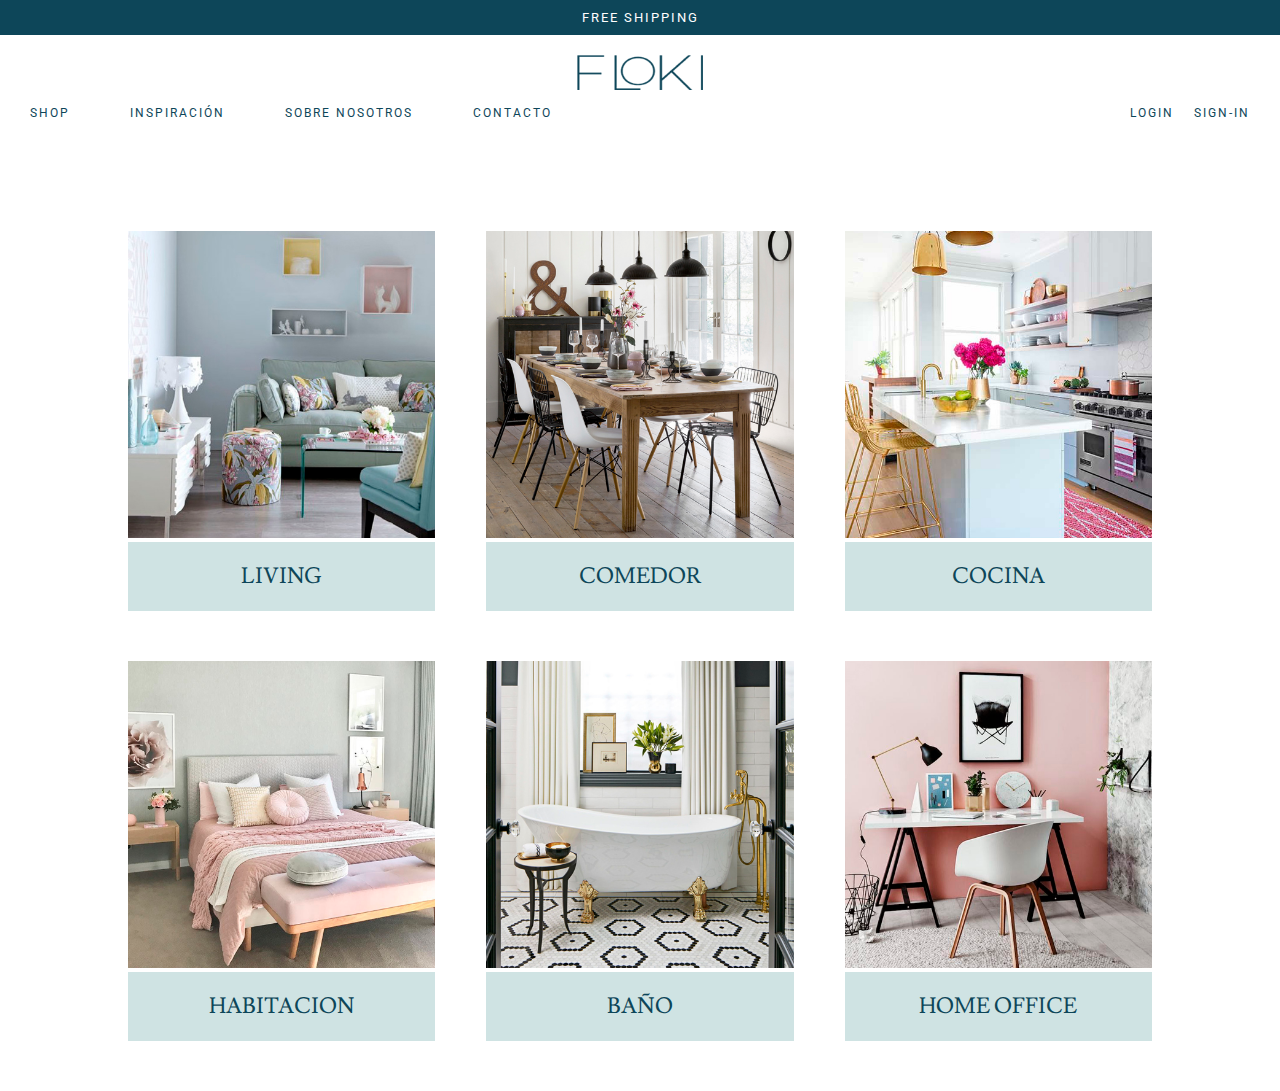
<file: index.html>
<!DOCTYPE html>
<html lang="en" dir="ltr">
<head>
  <meta charset="utf-8">
  <meta name="viewport" content="width=device-width, initial-scale=1.0">
  <link href="https://fonts.googleapis.com/css?family=Lusitana:400,700|Roboto:300,400,700" rel="stylesheet">
  <link rel="stylesheet" href="https://use.fontawesome.com/releases/v5.7.2/css/all.css" integrity="sha384-fnmOCqbTlWIlj8LyTjo7mOUStjsKC4pOpQbqyi7RrhN7udi9RwhKkMHpvLbHG9Sr" crossorigin="anonymous">
  <link rel="stylesheet" href="index-style.css">
  <title> FLOKI </title>
</head>
  <body>
    <p class="promocion">
      FREE SHIPPING
    </p>
    <header>
      <div class="logo">
        <img src="images/logo-floki.png" alt="Floki">
      </div>

      <a href="#" class="toggle-nav">
				<span class="fas fa-bars"></span>
			</a>

      <nav class="main-nav">
        <ul class="menu">
          <li>
            <a href="#">Shop</a>
          </li>
          <li>
            <a href="#">Inspiración</a>
          </li>
          <li>
            <a href="#">Sobre Nosotros</a>
          </li>
          <li>
            <a href="#">Contacto</a>
          </li>
        </ul>

        <ul class="menu-user">
          <li class="login-signin">
            <a href="#">Login</a>
          </li>
          <li class="login-signin">
            <a href="#">Sign-in</a>
          </li>
          <li class="shoppingcart">
          <a href="#"><i class="fas fa-shopping-cart"></i></a>
        </li>
        </ul>

      </nav>
    </header>

    <br><br><br><br><br>

  <section class="home-categorias">
    <article class="categoria">
      <a href="#">
        <img src="images/home/link-living.jpg" alt="">
      </a>
      <a href="#">
        <h2>living</h2>
      </a>
      </article>

      <article class="categoria">
        <a href="#">
          <img src="images/home/link-comedor.jpg" alt="">
        </a>
        <a href="#">
          <h2>comedor</h2>
        </a>
        </article>

        <article class="categoria">
          <a href="#">
            <img src="images/home/link-cocina.jpg" alt="">
          </a>
          <a href="#">
            <h2>cocina</h2>
          </a>
        </article>

        <article class="categoria">
          <a href="#">
            <img src="images/home/link-habitacion.jpg" alt="">
          </a>
          <a href="#">
            <h2>habitacion</h2>
          </a>
        </article>

        <article class="categoria">
          <a href="#">
            <img src="images/home/link-bath.jpg" alt="">
          </a>
          <a href="#">
            <h2>baño</h2>
          </a>
        </article>

        <article class="categoria">
          <a href="#">
            <img src="images/home/link-oficina.jpg" alt="">
          </a>
          <a href="#">
            <h2>home office</h2>
          </a>
        </article>

  </section>

<footer>
  
</footer>

  </body>
</html>
</file>
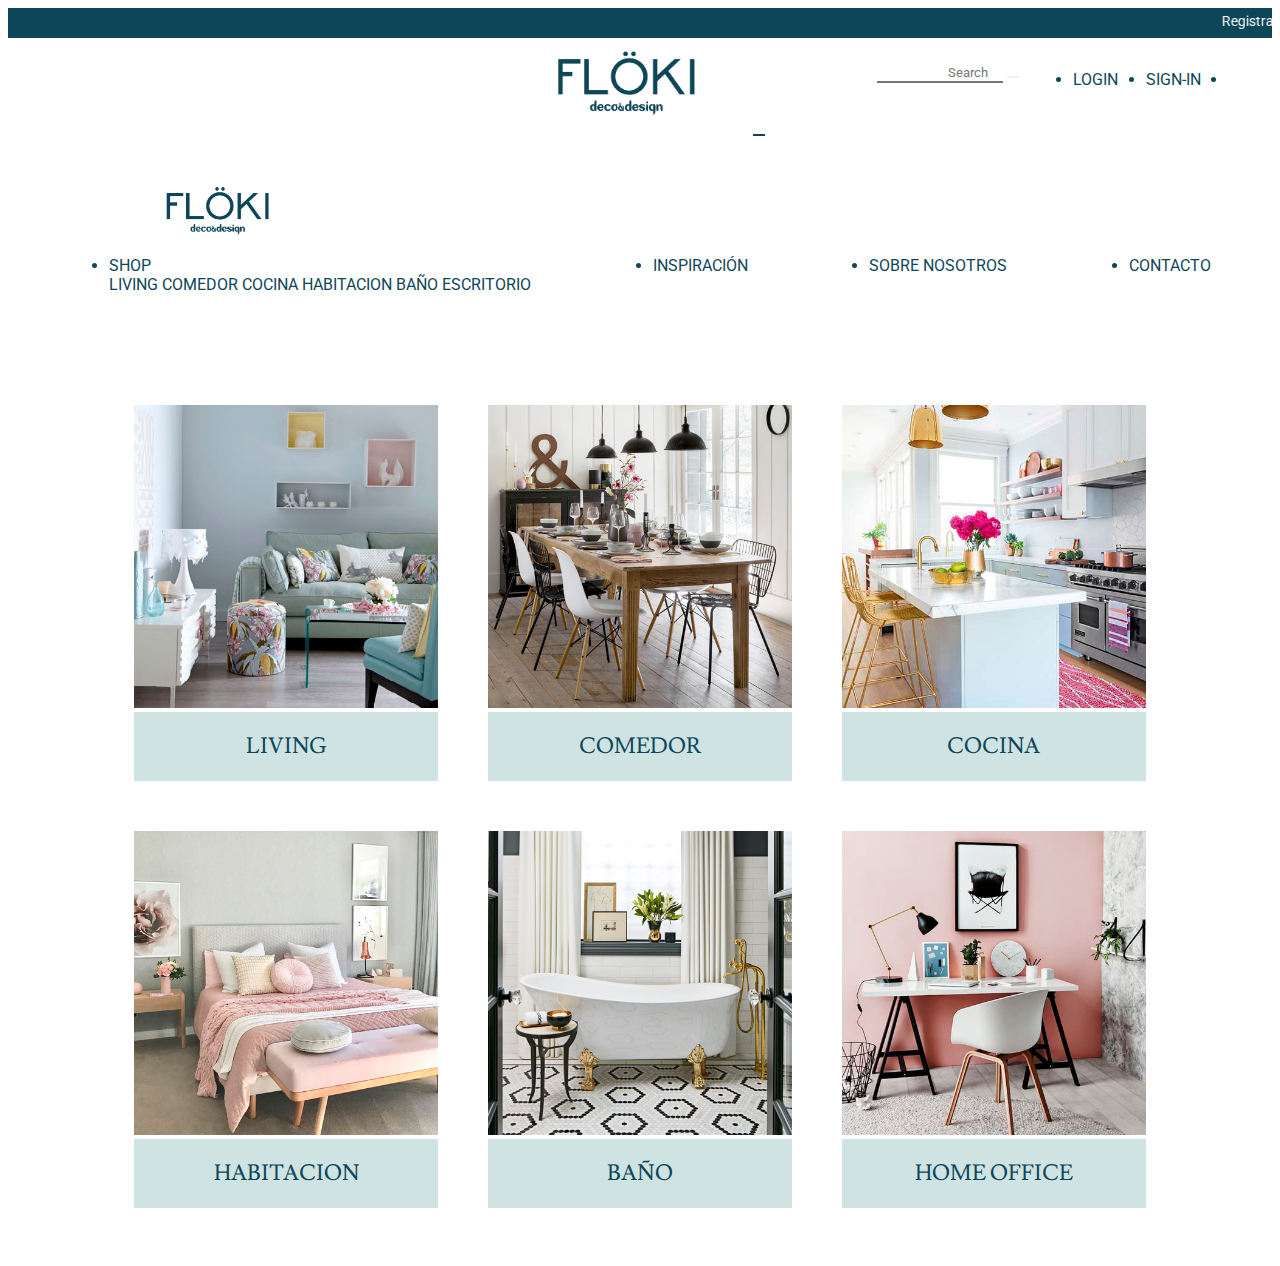
<file: floki anterior a php (en desuso)/index.html>
<!DOCTYPE html>
<html lang="en" dir="ltr">
<head>
  <meta charset="utf-8">
  <meta name="viewport" content="width=device-width, initial-scale=1.0">
  <link href="https://fonts.googleapis.com/css?family=Lusitana:400,700|Roboto:300,400,700" rel="stylesheet">
  <link rel="stylesheet" href="https://use.fontawesome.com/releases/v5.7.2/css/all.css" integrity="sha384-fnmOCqbTlWIlj8LyTjo7mOUStjsKC4pOpQbqyi7RrhN7udi9RwhKkMHpvLbHG9Sr" crossorigin="anonymous">
  <link rel="stylesheet" href="index-style.css">
  <title> FLOKI </title>
</head>
  <body>
    <!--HEADER-->
    <header>
      <marquee
        class="promocion d- d-none d-sm-flex"
        behavior="scroll"
        direction="left"
        >Registrate y obtené 15% off en tu primera compra  • Envíos gratis en
        compras superiores a $1000 • Llevá 3 o mas unidades del mismo producto
        con 20% off •
      </marquee>
      <div class="logo-mininav">
        <div class="header-logo d-none d-sm-none d-md-none d-lg-block">
          <a href="#home"><img src="images/logo2.png" alt="" height="80px"/></a>
        </div>
        <div class="search text-right">
          <form class="d-none d-sm-none d-md-none d-lg-block form-inline my-2 my-lg-0">
          <input class="form-control" type="search" placeholder="Search" aria-label="Search">
          <button class="btn btn-outline-success my-2 my-sm-0" type="submit"><i class="fas fa-search"></i></button>
          </form>
        </div>
        <div class="nav1">
          <nav class="navbar navbar-expand-lg">
            <div class="container-search-logo-nav">
              <ul class="text-right menu navbar-nav d-none d-lg-flex">
                <li class="login-signin"><a class="nav-link" href="login.html">Login</a></li>
                <li class="login-signin"><a class="nav-link" href="registrate.html">Sign-in</a></li>
                <li class="shoppingcart"><a class="nav-link" href="#"><i class="fas fa-shopping-cart"></i></a></li>
              </ul>
            </div>
          </nav>
        </div>
    <!--OnlyMobile-->
      <div class="row">
        <article class="onlymobile btn-onlymobile col-lg-4 col-md-4 d-sm-block d-md-block d-lg-none text-left">
          <button class="text-left menubtn btn btn-success d-lg-none" type="button" name="button"><i class="fas fa-bars"></i> </button>
        </article>
        <article class="onlymobile logo-onlymobile col-lg-4 col-md-4 d-sm-block d-md-block d-lg-none">
          <img src="images/logo2.png" alt="Logo-Floki" class="logotipo" height="60px">
        </article>
        <article class="onlymobile menu-onlymobile col-lg-4 col-md-4 d-sm-block d-md-block d-lg-none">
          <ul class="menu navbar-nav">
            <li class="shoppingcart-onlymobile"><a class="nav-link" href="#"><i class="fas fa-shopping-cart"></i></a></li>
            <li class="search-onlymobile"><a class="nav-link" href="#"><i class="fas fa-search"></i></a></li>
          </ul>
        </article>
      </div>
    </div>

      <div class="main-navbar">
        <nav class="navbar navbar-expand-lg ">
          <div class="collapse navbar-collapse" id="navbarSupportedContent">
            <ul class="navbar-nav mr-auto">
              <li class="nav-item dropdown">
                <a
                  class="nav-link dropdown-toggle"
                  href="#"
                  id="navbarDropdown"
                  role="button"
                  data-toggle="dropdown"
                  aria-haspopup="true"
                  aria-expanded="false"
                >
                  Shop
                </a>
                <div class="dropdown-menu" aria-labelledby="navbarDropdown">
                  <a class="dropdown-item" href="#">living</a>
                  <a class="dropdown-item" href="#">comedor</a>
                  <a class="dropdown-item" href="#">cocina</a>
                  <a class="dropdown-item" href="#">habitacion</a>
                  <a class="dropdown-item" href="#">baño</a>
                  <a class="dropdown-item" href="#">escritorio</a>
                </div>
              </li>
              <li class="nav-item">
                <a class="nav-link" href="#">Inspiración</a>
              </li>
              <li class="nav-item">
                <a class="nav-link" href="#">Sobre nosotros</a>
              </li>
              <li class="nav-item">
                <a class="nav-link" href="">Contacto</a>
              </li>
            </ul>
          </div>
        </nav>
      </div>
    </header>
    <br><br><br><br><br>

  <section class="home-categorias">
    <article class="categoria">
      <a href="#">
        <img src="images/home/link-living.jpg" alt="">
      </a>
      <a href="#">
        <h2>living</h2>
      </a>
      </article>

      <article class="categoria">
        <a href="#">
          <img src="images/home/link-comedor.jpg" alt="">
        </a>
        <a href="#">
          <h2>comedor</h2>
        </a>
        </article>

        <article class="categoria">
          <a href="#">
            <img src="images/home/link-cocina.jpg" alt="">
          </a>
          <a href="#">
            <h2>cocina</h2>
          </a>
        </article>

        <article class="categoria">
          <a href="#">
            <img src="images/home/link-habitacion.jpg" alt="">
          </a>
          <a href="#">
            <h2>habitacion</h2>
          </a>
        </article>

        <article class="categoria">
          <a href="#">
            <img src="images/home/link-bath.jpg" alt="">
          </a>
          <a href="#">
            <h2>baño</h2>
          </a>
        </article>

        <article class="categoria">
          <a href="#">
            <img src="images/home/link-oficina.jpg" alt="">
          </a>
          <a href="#">
            <h2>home office</h2>
          </a>
        </article>

  </section>

<footer>

</footer>

  </body>
</html>
</file>
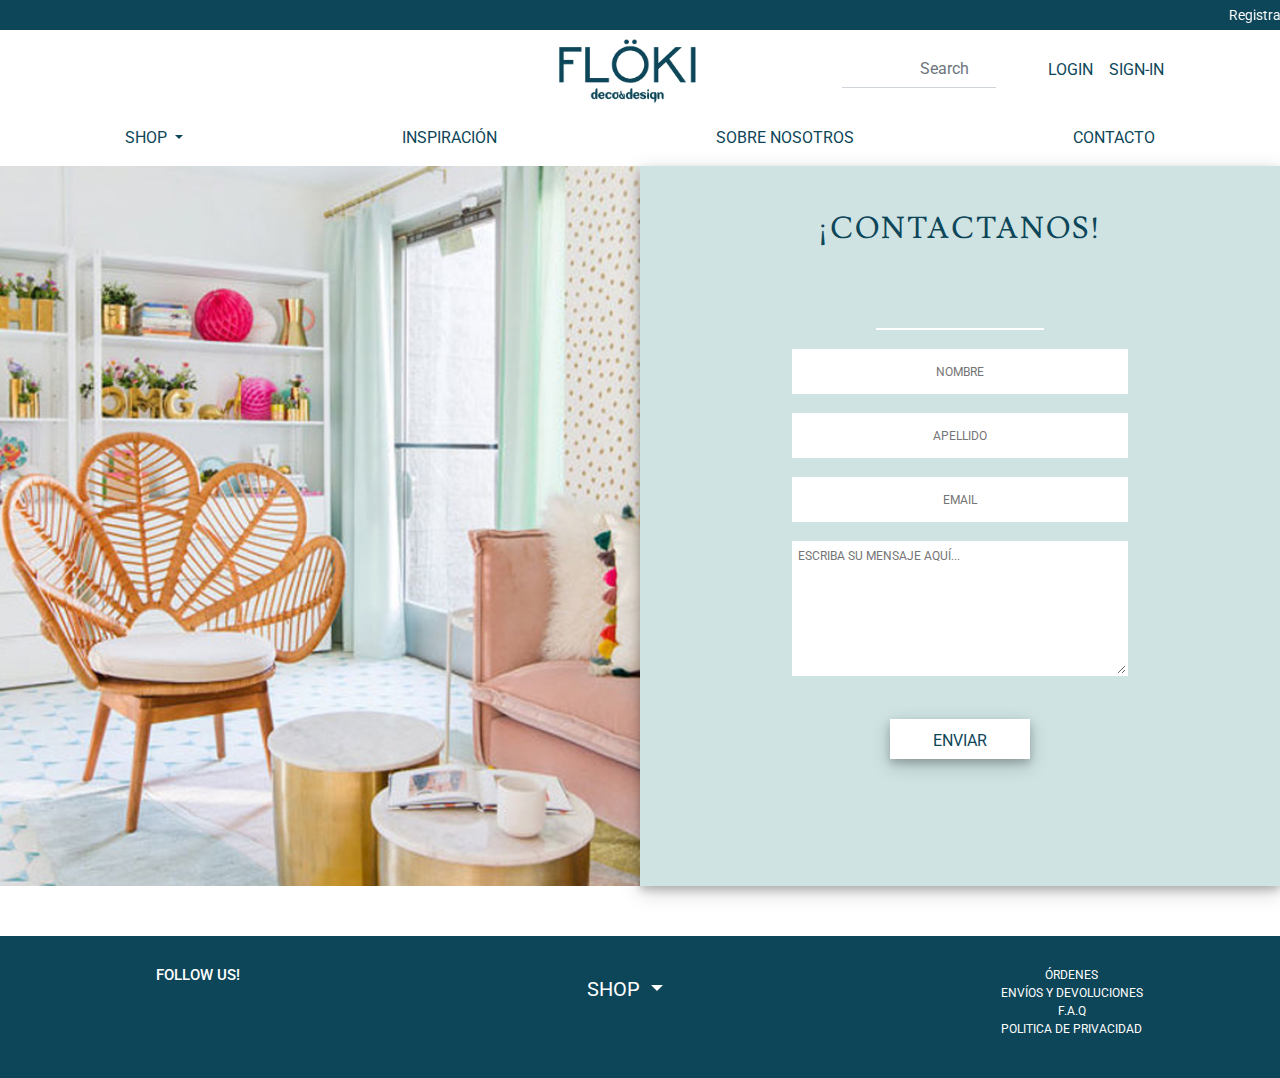
<file: contacto.html>
<!DOCTYPE html>
<html lang="en" dir="ltr">
  <head>
    <meta charset="utf-8" />
    <meta name="viewport" content="width=device-width, initial-scale=1.0" />
    <!--Bootstrap-->
    <link
      rel="stylesheet"
      href="https://stackpath.bootstrapcdn.com/bootstrap/4.3.1/css/bootstrap.min.css"
      integrity="sha384-ggOyR0iXCbMQv3Xipma34MD+dH/1fQ784/j6cY/iJTQUOhcWr7x9JvoRxT2MZw1T"
      crossorigin="anonymous"
    />
    <!--Google-->
    <link
      href="https://fonts.googleapis.com/css?family=Roboto"
      rel="stylesheet"
    />
    <link
      href="https://fonts.googleapis.com/css?family=Lusitana"
      rel="stylesheet"
    />
    <!--FontAwesome-->
    <link
      rel="stylesheet"
      href="https://use.fontawesome.com/releases/v5.7.2/css/all.css"
      integrity="sha384-fnmOCqbTlWIlj8LyTjo7mOUStjsKC4pOpQbqyi7RrhN7udi9RwhKkMHpvLbHG9Sr"
      crossorigin="anonymous"
    />
    <!--Floki's Stylesheets-->
    <link rel="stylesheet" href="contacto-style.css" />
    <title>¡Registrate!</title>
  </head>
  <body>
    <!--HEADER-->
    <header>
      <marquee
        class="promocion d- d-none d-sm-flex"
        behavior="scroll"
        direction="left"
        >Registrate y obtené 15% off en tu primera compra • Envíos gratis en
        compras superiores a $1000 • Llevá 3 o mas unidades del mismo producto
        con 20% off •
      </marquee>
      <div class="logo-mininav">
        <div class="header-logo d-none d-sm-none d-md-none d-lg-block">
          <a href="home.html"
            ><img src="images/logo2.png" alt="" height="80px"
          /></a>
        </div>
        <div class="search text-right">
          <form
            class="d-none d-sm-none d-md-none d-lg-block form-inline my-2 my-lg-0"
          >
            <input
              class="form-control"
              type="search"
              placeholder="Search"
              aria-label="Search"
            />
            <button class="btn  my-2 my-sm-0" type="submit">
              <i class="fas fa-search"></i>
            </button>
          </form>
        </div>
        <div class="nav1">
          <nav class="navbar navbar-expand-lg">
            <div class="container-search-logo-nav">
              <ul class="text-right menu navbar-nav d-none d-lg-flex">
                <li class="login-signin">
                  <a class="nav-link" href="login.html">Login</a>
                </li>
                <li class="login-signin">
                  <a class="nav-link" href="registrate.html">Sign-in</a>
                </li>
                <li class="shoppingcart">
                  <a class="nav-link" href="#"
                    ><i class="fas fa-shopping-cart"></i
                  ></a>
                </li>
              </ul>
            </div>
          </nav>
        </div>
        <!--OnlyMobile-->
        <div class="row">
          <article
            class="onlymobile btn-onlymobile col-lg-4 col-md-4 d-sm-block d-md-block d-lg-none text-left"
          >
            <button
              class="text-left menubtn btn d-lg-none navbar-toggler"
              type="button"
              data-toggle="collapse"
              data-target="#navbarSupportedContent"
              aria-controls="navbarSupportedContent"
              aria-expanded="false"
              aria-label="Toggle navigation"
              type="button"
              name="button"
            >
              <i class="fas fa-bars"></i>
            </button>
          </article>
          <article
            class="onlymobile logo-onlymobile col-lg-4 col-md-4 d-sm-block d-md-block d-lg-none"
          >
            <a href="home.html">
              <img
                src="images/logo2.png"
                alt="Logo-Floki"
                class="logotipo"
                height="60px"
            /></a>
          </article>
          <article
            class="onlymobile menu-onlymobile col-lg-4 col-md-4 d-sm-block d-md-block d-lg-none"
          >
            <ul class="menu navbar-nav">
              <li class="shoppingcart-onlymobile">
                <a class="nav-link" href="#"
                  ><i class="fas fa-shopping-cart"></i
                ></a>
              </li>
              <li class="search-onlymobile">
                <a class="nav-link" href="#"><i class="fas fa-search"></i></a>
              </li>
              <li class="nav-item">
                <a class="nav-link" href="login.html">
                  <i class="fas fa-user-circle"></i
                ></a>
              </li>
            </ul>
          </article>
        </div>
      </div>

      <div class="main-navbar">
        <nav class="navbar navbar-expand-lg ">
          <div class="collapse navbar-collapse" id="navbarSupportedContent">
            <ul class="navbar-nav mr-auto">
              <li class="nav-item dropdown">
                <a
                  class="nav-link dropdown-toggle"
                  href="#shop"
                  id="navbarDropdown"
                  role="button"
                  data-toggle="dropdown"
                  aria-haspopup="true"
                  aria-expanded="false"
                >
                  Shop
                </a>
                <div class="dropdown-menu">
                  <a class="dropdown-item" href="#">living</a>
                  <a class="dropdown-item" href="#">comedor</a>
                  <a class="dropdown-item" href="#">cocina</a>
                  <a class="dropdown-item" href="#">habitacion</a>
                  <a class="dropdown-item" href="#">baño</a>
                  <a class="dropdown-item" href="#">escritorio</a>
                </div>
              </li>
              <li class="nav-item">
                <a class="nav-link" href="#inspiracion">Inspiración</a>
              </li>
              <li class="nav-item">
                <a class="nav-link" href="#nosotros">Sobre nosotros</a>
              </li>
              <li class="nav-item">
                <a class="nav-link" href="contacto.html">Contacto</a>
              </li>
            </ul>
          </div>
        </nav>
      </div>
    </header>
    <!--SECTION-->
    <section class="section">
      <div class="register">
        <!--Imagen-->
        <article class="art1 d-none d-sm-none d-md-none d-lg-none d-xl-block">
          <img
            src="images/living2.jpg"
            alt="living2"
            width="100%"
            height="859px"
          />
        </article>
        <!--Form-->
        <article class="art2">
          <form class="formulario" action="index.html" method="post">
            <p class="registrate">
              ¡Contactanos!
            </p>
            <div class="registrarsecon">
              <article class="reg">
                <i class="fab fa-google-plus-g"></i>
              </article>
              <article class="reg">
                <i class="fab fa-facebook-f"></i>
              </article>
              <article class="reg">
                <i class="fab fa-twitter"></i>
              </article>
            </div>
            <div class="o-wrap">
              <hr />
              <i class="far fa-circle"></i>
            </div>
            <p>
              <input
                id="nombre"
                type="text"
                name="nombre"
                value=""
                placeholder="Nombre"
                required
              />
            </p>
            <p>
              <input
                id="apellido"
                type="text"
                name="apellido"
                value=""
                placeholder="Apellido"
                required
              />
            </p>
            <p>
              <input
                id="email"
                type="email"
                name="email"
                value=""
                placeholder="Email"
                required
              />
            </p>
            <p>
              <textarea
                class="mensaje-contacto"
                id="mensaje"
                name="mensaje"
                value=""
                rows="8"
                cols="60"
                placeholder="escriba su mensaje aquí..."
                required
              ></textarea>
            </p>

            <p>
              <button id="send-button" type="submit" name="button">
                <i class="far fa-paper-plane"></i> Enviar
              </button>
            </p>
          </form>
        </article>
      </div>
    </section>
    <!-- FOOTER -->
    <footer class="main-footer">
      <div class="row">
        <div class="footer-social col-lg-4 col-md-4 mb-4">
          <h3>follow us!</h3>
          <div>
            <a href="www.facebook.com"><i class="fab fa-facebook"></i> </a>
            <a href="www.instagram.com"><i class="fab fa-instagram"></i> </a>
            <a href="plus.google.com"><i class="fab fa-google-plus"></i></a>
            <a href="www.twitter.com"><i class="fab fa-twitter"></i> </a>
          </div>
        </div>

        <div class="footer-shop col-lg-4 col-md-4 mb-4">
          <li class="nav-item dropdown">
            <a
              class="nav-link dropdown-toggle"
              href="#"
              id="navbarDropdown"
              role="button"
              data-toggle="dropdown"
              aria-haspopup="true"
              aria-expanded="false"
            >
              shop
            </a>
            <div class="dropdown-menu" aria-labelledby="navbarDropdown">
              <a class="dropdown-item" href="#living">living</a>
              <a class="dropdown-item" href="#comedor">comedor</a>
              <a class="dropdown-item" href="#cocina">cocina</a>
              <a class="dropdown-item" href="#habitacion">habitacion</a>
              <a class="dropdown-item" href="#baño">baño</a>
              <a class="dropdown-item" href="#escritorio">escritorio</a>
            </div>
          </li>
        </div>

        <div class="footer-list col-lg-4 col-md-4 mb-4 d-none d-md-block ">
          <ul>
            <li><a href="">órdenes</a></li>
            <li><a href="">envíos y devoluciones</a></li>
            <li><a href="">f.a.q</a></li>
            <li><a href="">politica de privacidad</a></li>
          </ul>
        </div>
      </div>
    </footer>

    <!--SCRIPTS-->
    <script
      src="https://code.jquery.com/jquery-3.3.1.slim.min.js"
      integrity="sha384-q8i/X+965DzO0rT7abK41JStQIAqVgRVzpbzo5smXKp4YfRvH+8abtTE1Pi6jizo"
      crossorigin="anonymous"
    ></script>
    <script
      src="https://cdnjs.cloudflare.com/ajax/libs/popper.js/1.14.7/umd/popper.min.js"
      integrity="sha384-UO2eT0CpHqdSJQ6hJty5KVphtPhzWj9WO1clHTMGa3JDZwrnQq4sF86dIHNDz0W1"
      crossorigin="anonymous"
    ></script>
    <script
      src="https://stackpath.bootstrapcdn.com/bootstrap/4.3.1/js/bootstrap.min.js"
      integrity="sha384-JjSmVgyd0p3pXB1rRibZUAYoIIy6OrQ6VrjIEaFf/nJGzIxFDsf4x0xIM+B07jRM"
      crossorigin="anonymous"
    ></script>
  </body>
</html>
</file>
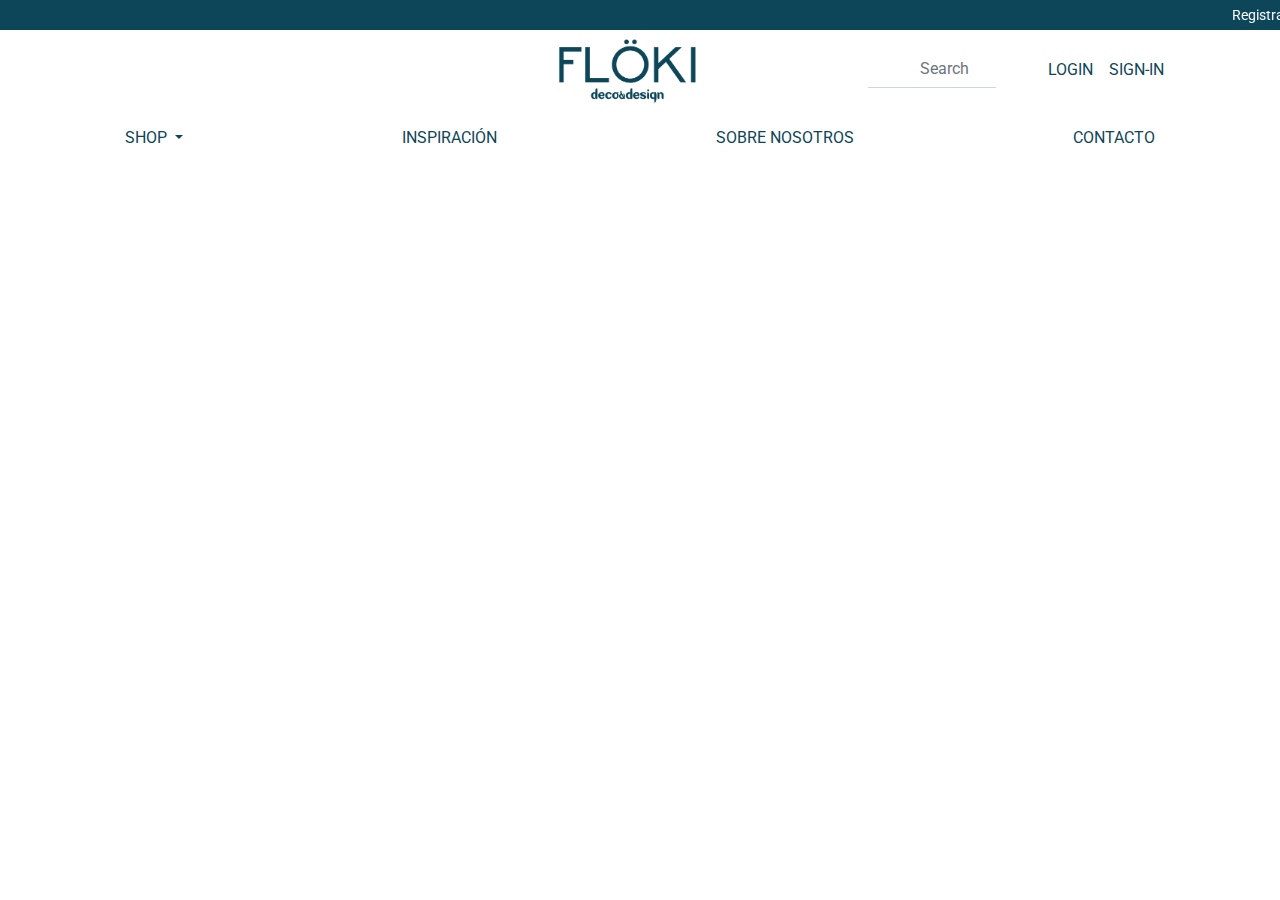
<file: header.html>
<!DOCTYPE html>
<html lang="en" dir="ltr">
  <head>
    <meta charset="utf-8" />
    <meta name="viewport" content="width=device-width, initial-scale=1.0" />
    <link
      rel="stylesheet"
      href="https://stackpath.bootstrapcdn.com/bootstrap/4.3.1/css/bootstrap.min.css"
      integrity="sha384-ggOyR0iXCbMQv3Xipma34MD+dH/1fQ784/j6cY/iJTQUOhcWr7x9JvoRxT2MZw1T"
      crossorigin="anonymous"
    />
    <link
      href="https://fonts.googleapis.com/css?family=Lusitana|Roboto:300,400,700"
      rel="stylesheet"
    />
    <link
      rel="stylesheet"
      href="https://use.fontawesome.com/releases/v5.7.2/css/all.css"
      integrity="sha384-fnmOCqbTlWIlj8LyTjo7mOUStjsKC4pOpQbqyi7RrhN7udi9RwhKkMHpvLbHG9Sr"
      crossorigin="anonymous"
    />
    <link rel="stylesheet" href="header.css" />
    <title>FLOKI Deco & Design</title>
  </head>

  <body>
    <header>
      <marquee
        class="promocion d- d-none d-sm-flex"
        behavior="scroll"
        direction="left"
        >Registrate y obtené 15% off en tu primera compra  • Envíos gratis en
        compras superiores a $1000 • Llevá 3 o mas unidades del mismo producto
        con 20% off •
      </marquee>
      <div class="logo-mininav">
        <div class="header-logo d-none d-sm-none d-md-none d-lg-block">
          <a href="#home"><img src="images/logo2.png" alt="" height="80px"/></a>
        </div>
        <div class="search text-right">
          <form class="d-none d-sm-none d-md-none d-lg-block form-inline my-2 my-lg-0">
          <input class="form-control" type="search" placeholder="Search" aria-label="Search">
          <button class="btn btn-outline-success my-2 my-sm-0" type="submit"><i class="fas fa-search"></i></button>
          </form>
        </div>
        <div class="nav1">
          <nav class="navbar navbar-expand-lg">
            <div class="container-search-logo-nav">
              <ul class="text-right menu navbar-nav d-none d-lg-flex">
                <li class="login-signin"><a class="nav-link" href="login.html">Login</a></li>
                <li class="login-signin"><a class="nav-link" href="registrate.html">Sign-in</a></li>
                <li class="shoppingcart"><a class="nav-link" href="#"><i class="fas fa-shopping-cart"></i></a></li>
              </ul>
            </div>
          </nav>
        </div>
<!--OnlyMobile-->
      <div class="row">
        <article class="onlymobile btn-onlymobile col-lg-4 col-md-4 d-sm-block d-md-block d-lg-none text-left">
          <button class="text-left menubtn btn btn-success d-lg-none" type="button" name="button"><i class="fas fa-bars"></i> </button>
        </article>
        <article class="onlymobile logo-onlymobile col-lg-4 col-md-4 d-sm-block d-md-block d-lg-none">
          <img src="images/logo2.png" alt="Logo-Floki" class="logotipo" height="60px">
        </article>
        <article class="onlymobile menu-onlymobile col-lg-4 col-md-4 d-sm-block d-md-block d-lg-none">
          <ul class="menu navbar-nav">
            <li class="shoppingcart-onlymobile"><a class="nav-link" href="#"><i class="fas fa-shopping-cart"></i></a></li>
            <li class="search-onlymobile"><a class="nav-link" href="#"><i class="fas fa-search"></i></a></li>
          </ul>
        </article>
      </div>
    </div>

      <div class="main-navbar">
        <nav class="navbar navbar-expand-lg ">
          <div class="collapse navbar-collapse" id="navbarSupportedContent">
            <ul class="navbar-nav mr-auto">
              <li class="nav-item dropdown">
                <a
                  class="nav-link dropdown-toggle"
                  href="#"
                  id="navbarDropdown"
                  role="button"
                  data-toggle="dropdown"
                  aria-haspopup="true"
                  aria-expanded="false"
                >
                  Shop
                </a>
                <div class="dropdown-menu" aria-labelledby="navbarDropdown">
                  <a class="dropdown-item" href="#">living</a>
                  <a class="dropdown-item" href="#">comedor</a>
                  <a class="dropdown-item" href="#">cocina</a>
                  <a class="dropdown-item" href="#">habitacion</a>
                  <a class="dropdown-item" href="#">baño</a>
                  <a class="dropdown-item" href="#">escritorio</a>
                </div>
              </li>
              <li class="nav-item">
                <a class="nav-link" href="#">Inspiración</a>
              </li>
              <li class="nav-item">
                <a class="nav-link" href="#">Sobre nosotros</a>
              </li>
              <li class="nav-item">
                <a class="nav-link" href="">Contacto</a>
              </li>
            </ul>
          </div>
        </nav>
      </div>
    </header>
</file>
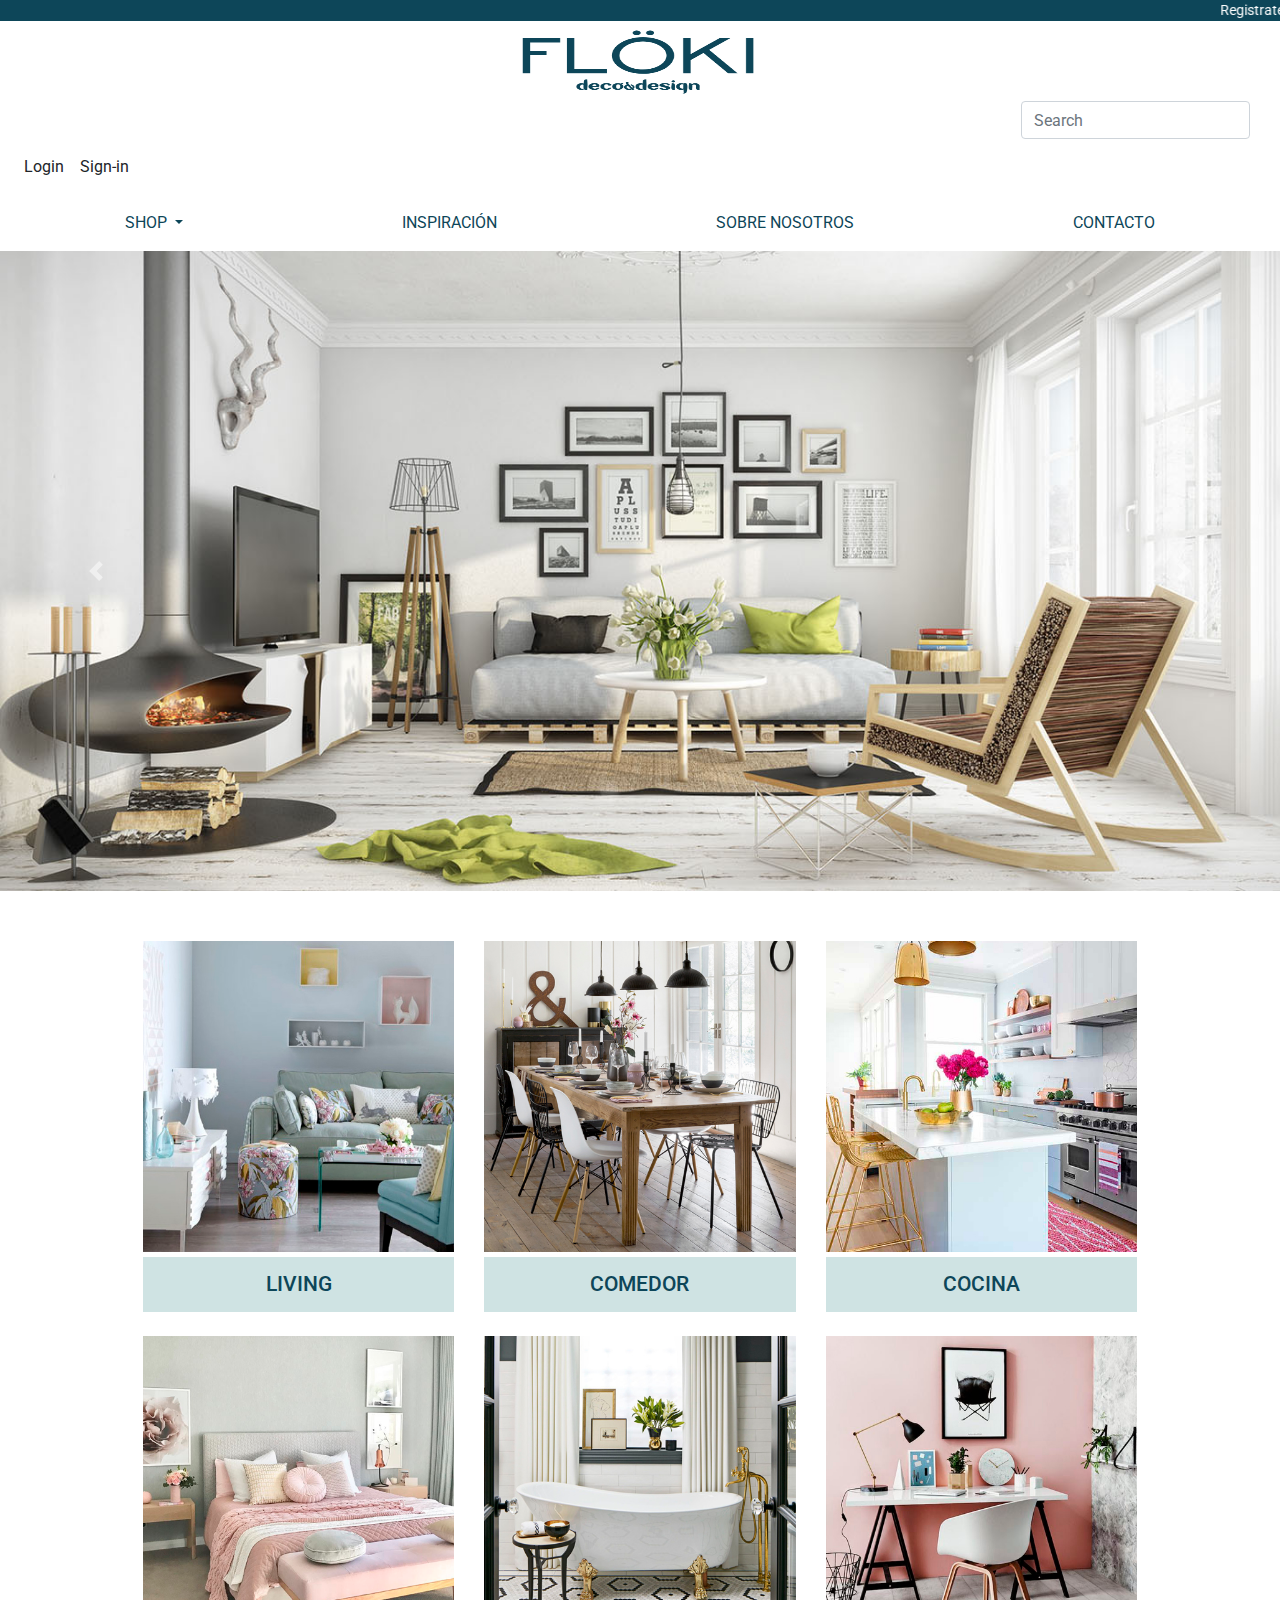
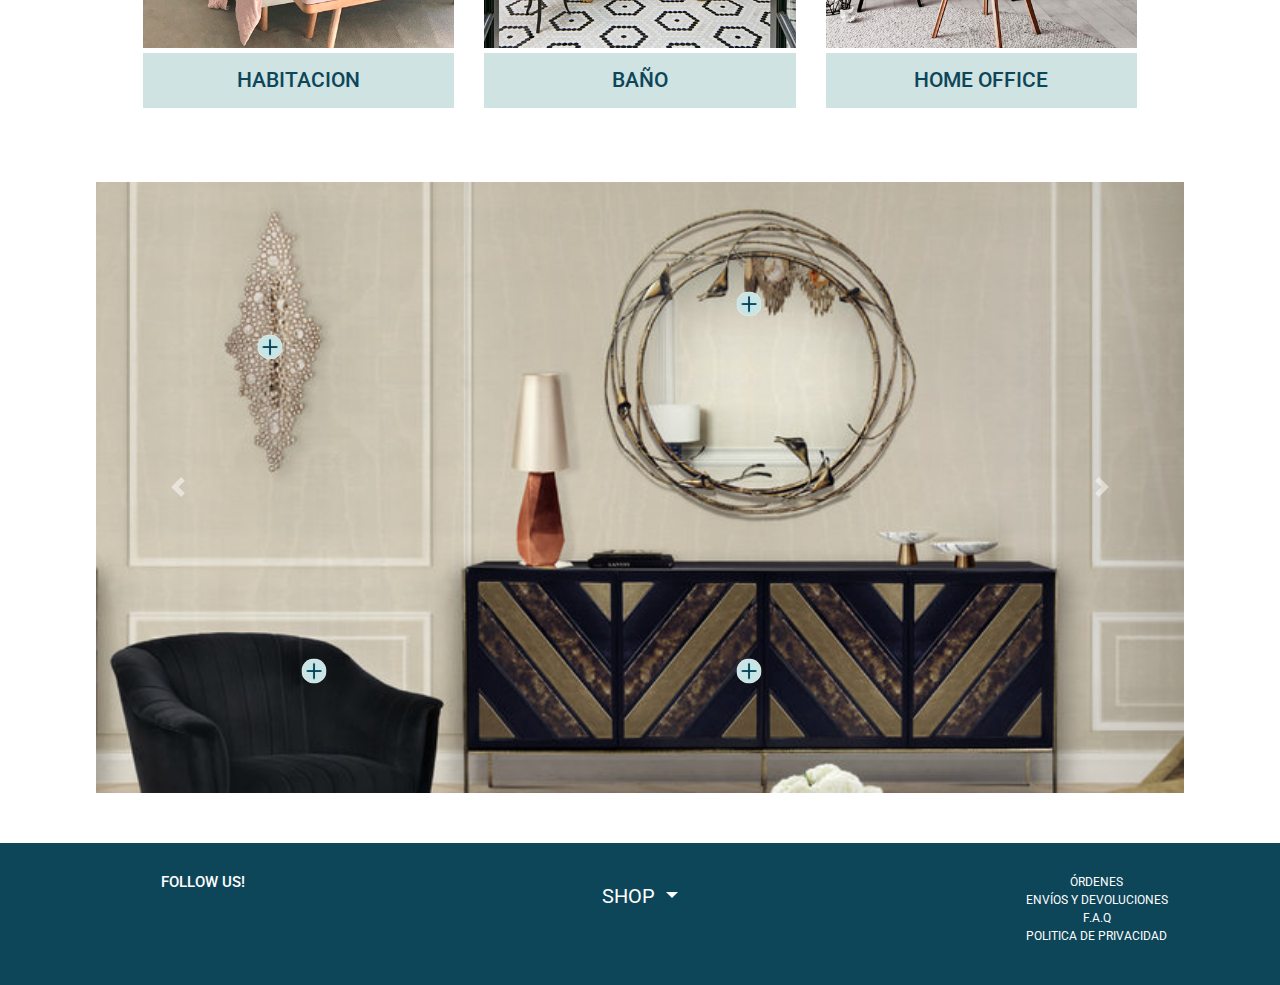
<file: home.html>
<!DOCTYPE html>
<html lang="en" dir="ltr">
  <head>
    <meta charset="utf-8" />
    <meta name="viewport" content="width=device-width, initial-scale=1.0" />
    <link
      rel="stylesheet"
      href="https://stackpath.bootstrapcdn.com/bootstrap/4.3.1/css/bootstrap.min.css"
      integrity="sha384-ggOyR0iXCbMQv3Xipma34MD+dH/1fQ784/j6cY/iJTQUOhcWr7x9JvoRxT2MZw1T"
      crossorigin="anonymous"
    />
    <link
      href="https://fonts.googleapis.com/css?family=Lusitana|Roboto:300,400,700"
      rel="stylesheet"
    />
    <link
      rel="stylesheet"
      href="https://use.fontawesome.com/releases/v5.7.2/css/all.css"
      integrity="sha384-fnmOCqbTlWIlj8LyTjo7mOUStjsKC4pOpQbqyi7RrhN7udi9RwhKkMHpvLbHG9Sr"
      crossorigin="anonymous"
    />
    <link rel="stylesheet" href="home-style.css" />
    <title>FLOKI Deco & Design</title>
  </head>

  <body>
    <!--HEADER-->
    <header>
      <marquee
        class="promocion d- d-none d-sm-flex"
        behavior="scroll"
        direction="left"
        >Registrate y obtené 15% off en tu primera compra • Envíos gratis en
        compras superiores a $1000 • Llevá 3 o mas unidades del mismo producto
        con 20% off •
      </marquee>
      <div class="logo-mininav">
        <div class="header-logo d-none d-sm-none d-md-none d-lg-block">
          <a href="#home"><img src="images/logo2.png" alt="" height="80px"/></a>
        </div>
        <div class="search text-right">
          <form
            class="d-none d-sm-none d-md-none d-lg-block form-inline my-2 my-lg-0"
          >
            <input
              class="form-control"
              type="search"
              placeholder="Search"
              aria-label="Search"
            />
            <button class="btn  my-2 my-sm-0" type="submit">
              <i class="fas fa-search"></i>
            </button>
          </form>
        </div>
        <div class="nav1">
          <nav class="navbar navbar-expand-lg">
            <div class="container-search-logo-nav">
              <ul class="text-right menu navbar-nav d-none d-lg-flex">
                <li class="login-signin">
                  <a class="nav-link" href="login.html">Login</a>
                </li>
                <li class="login-signin">
                  <a class="nav-link" href="registrate.html">Sign-in</a>
                </li>
                <li class="shoppingcart">
                  <a class="nav-link" href="#"
                    ><i class="fas fa-shopping-cart"></i
                  ></a>
                </li>
              </ul>
            </div>
          </nav>
        </div>
        <!--OnlyMobile-->
        <div class="row">
          <article
            class="onlymobile btn-onlymobile col-lg-4 col-md-4 d-sm-block d-md-block d-lg-none text-left"
          >
            <button
              class="text-left menubtn btn d-lg-none navbar-toggler"
              type="button"
              data-toggle="collapse"
              data-target="#navbarSupportedContent"
              aria-controls="navbarSupportedContent"
              aria-expanded="false"
              aria-label="Toggle navigation"
              type="button"
              name="button"
            >
              <i class="fas fa-bars"></i>
            </button>
          </article>
          <article
            class="onlymobile logo-onlymobile col-lg-4 col-md-4 d-sm-block d-md-block d-lg-none"
          >
            <img
              src="images/logo2.png"
              alt="Logo-Floki"
              class="logotipo"
              height="60px"
            />
          </article>
          <article
            class="onlymobile menu-onlymobile col-lg-4 col-md-4 d-sm-block d-md-block d-lg-none"
          >
            <ul class="menu navbar-nav">
              <li class="shoppingcart-onlymobile">
                <a class="nav-link" href="#"
                  ><i class="fas fa-shopping-cart"></i
                ></a>
              </li>
              <li class="search-onlymobile">
                <a class="nav-link" href="#"><i class="fas fa-search"></i></a>
              </li>
              <li class="nav-item">
                <a class="nav-link" href="login.html">
                  <i class="fas fa-user-circle"></i
                ></a>
              </li>
            </ul>
          </article>
        </div>
      </div>

      <div class="main-navbar">
        <nav class="navbar navbar-expand-lg ">
          <div class="collapse navbar-collapse" id="navbarSupportedContent">
            <ul class="navbar-nav mr-auto">
              <li class="nav-item dropdown">
                <a
                  class="nav-link dropdown-toggle"
                  href="#shop"
                  id="navbarDropdown"
                  role="button"
                  data-toggle="dropdown"
                  aria-haspopup="true"
                  aria-expanded="false"
                >
                  Shop
                </a>
                <div class="dropdown-menu">
                  <a class="dropdown-item" href="#">living</a>
                  <a class="dropdown-item" href="#">comedor</a>
                  <a class="dropdown-item" href="#">cocina</a>
                  <a class="dropdown-item" href="#">habitacion</a>
                  <a class="dropdown-item" href="#">baño</a>
                  <a class="dropdown-item" href="#">escritorio</a>
                </div>
              </li>
              <li class="nav-item">
                <a class="nav-link" href="#inspiracion">Inspiración</a>
              </li>
              <li class="nav-item">
                <a class="nav-link" href="#nosotros">Sobre nosotros</a>
              </li>
              <li class="nav-item">
                <a class="nav-link" href="contacto.html">Contacto</a>
              </li>
            </ul>
          </div>
        </nav>
      </div>
    </header>
    <!-- carrusel principal, le agrego texto a las imagenes?? -->
    <div
      id="carouselExampleFade"
      class="carousel slide carousel-fade d-none d-sm-block"
      data-ride="carousel"
    >
      <div class="carousel-inner">
        <div class="carousel-item active">
          <img
            src="images/slider1/mainslider1.jpg"
            class="d-block w-100"
            alt="..."
          />
        </div>
        <div class="carousel-item">
          <img
            src="images/slider1/mainslider2.jpg"
            class="d-block w-100"
            alt="..."
          />
        </div>
        <div class="carousel-item">
          <img
            src="images/slider1/mainslider3.jpg"
            class="d-block w-100"
            alt="..."
          />
        </div>
        <div class="carousel-item">
          <img
            src="images/slider1/mainslider4.jpg"
            class="d-block w-100"
            alt="..."
          />
        </div>
      </div>
      <a
        class="carousel-control-prev"
        href="#carouselExampleFade"
        role="button"
        data-slide="prev"
      >
        <span class="carousel-control-prev-icon" aria-hidden="true"></span>
        <span class="sr-only">Previous</span>
      </a>
      <a
        class="carousel-control-next"
        href="#carouselExampleFade"
        role="button"
        data-slide="next"
      >
        <span class="carousel-control-next-icon" aria-hidden="true"></span>
        <span class="sr-only">Next</span>
      </a>
    </div>

    <!-- CATEGORIAS -->

    <section class="container home-categorias">
      <div class="row">
        <article class="col-lg-4 col-md-6 mb-4   categoria">
          <a href="#">
            <img class="img-fluid" src="images/home/link-living.jpg" alt="" />
            <h2>living</h2>
          </a>
        </article>

        <article class="col-lg-4 col-md-6 mb-4   categoria">
          <a href="#">
            <img class="img-fluid" src="images/home/link-comedor.jpg" alt="" />
            <h2>comedor</h2>
          </a>
        </article>

        <article class="col-lg-4 col-md-6 mb-4 categoria">
          <a href="#">
            <img class="img-fluid" src="images/home/link-cocina.jpg" alt="" />
            <h2>cocina</h2>
          </a>
        </article>

        <article class="col-lg-4 col-md-6 mb-4 categoria">
          <a href="#">
            <img
              class="img-fluid"
              src="images/home/link-habitacion.jpg"
              alt=""
            />
            <h2>habitacion</h2>
          </a>
        </article>

        <article class="col-lg-4 col-md-6 mb-4 categoria">
          <a href="#">
            <img class="img-fluid" src="images/home/link-bath.jpg" alt="" />
            <h2>baño</h2>
          </a>
        </article>

        <article class="col-lg-4 col-md-6 mb-4 categoria">
          <a href="#">
            <img class="img-fluid" src="images/home/link-oficina.jpg" alt="" />
            <h2>home office</h2>
          </a>
        </article>
      </div>
    </section>

    <!--carrusel con imagenes interactivas -->

    <div
      id="carouselExampleControls"
      class="carousel slide"
      data-ride="carousel"
    >
      <div class="carousel-inner">
        <div class="imagen-interactiva slider1 carousel-item active">
          <img src="images/slider2/slider1.jpg" alt="" />
          <div class="producto-oculto1">
            <a href="">
              <img class="icon" src="images/slider2/imageicon.png" alt="" />
              <img
                class="producto-interactivo"
                src="images/slider2/slider1product.jpg"
                alt=""
              />
            </a>
          </div>
          <div class="producto-oculto2">
            <a href="">
              <img class="icon" src="images/slider2/imageicon.png" alt="" />
              <img
                class="producto-interactivo"
                src="images/slider2/slider1product2.jpg"
                alt=""
              />
            </a>
          </div>
          <div class="producto-oculto3">
            <a href="">
              <img class="icon" src="images/slider2/imageicon.png" alt="" />
              <img
                class="producto-interactivo"
                src="images/slider2/slider1product3.jpg"
                alt=""
              />
            </a>
          </div>
          <div class="producto-oculto4">
            <a href="">
              <img class="icon" src="images/slider2/imageicon.png" alt="" />
              <img
                class="producto-interactivo"
                src="images/slider2/slider1product4.jpg"
                alt=""
              />
            </a>
          </div>
        </div>
        <div class="imagen-interactiva slider2 carousel-item">
          <img src="images/slider2/slider2.jpg" alt="" />
          <div class="producto-oculto1">
            <a href="">
              <img class="icon" src="images/slider2/imageicon.png" alt="" />
              <img
                class="producto-interactivo"
                src="images/slider2/slider2product1.jpg"
                alt=""
              />
            </a>
          </div>
          <div class="producto-oculto2">
            <a href="">
              <img class="icon" src="images/slider2/imageicon.png" alt="" />
              <img
                class="producto-interactivo"
                src="images/slider2/slider2product2.jpg"
                alt=""
              />
            </a>
          </div>
        </div>
      </div>
      <a
        class="carousel-control-prev"
        href="#carouselExampleControls"
        role="button"
        data-slide="prev"
      >
        <span class="carousel-control-prev-icon" aria-hidden="true"></span>
        <span class="sr-only">Previous</span>
      </a>
      <a
        class="carousel-control-next"
        href="#carouselExampleControls"
        role="button"
        data-slide="next"
      >
        <span class="carousel-control-next-icon" aria-hidden="true"></span>
        <span class="sr-only">Next</span>
      </a>
    </div>

    <!-- FOOTER -->
    <footer class="main-footer">
      <div class="row">
        <div class="footer-social col-lg-4 col-md-4 mb-4">
          <h3>follow us!</h3>
          <div>
            <a href="www.facebook.com"><i class="fab fa-facebook"></i> </a>
            <a href="www.instagram.com"><i class="fab fa-instagram"></i> </a>
            <a href="plus.google.com"><i class="fab fa-google-plus"></i></a>
            <a href="www.twitter.com"><i class="fab fa-twitter"></i> </a>
          </div>
        </div>

        <div class="footer-shop col-lg-4 col-md-4 mb-4">
          <li class="nav-item dropdown">
            <a
              class="nav-link dropdown-toggle"
              href="#"
              id="navbarDropdown"
              role="button"
              data-toggle="dropdown"
              aria-haspopup="true"
              aria-expanded="false"
            >
              shop
            </a>
            <div class="dropdown-menu" aria-labelledby="navbarDropdown">
              <a class="dropdown-item" href="#living">living</a>
              <a class="dropdown-item" href="#comedor">comedor</a>
              <a class="dropdown-item" href="#cocina">cocina</a>
              <a class="dropdown-item" href="#habitacion">habitacion</a>
              <a class="dropdown-item" href="#baño">baño</a>
              <a class="dropdown-item" href="#escritorio">escritorio</a>
            </div>
          </li>
        </div>

        <div class="footer-list col-lg-4 col-md-4 mb-4 d-none d-md-block ">
          <ul>
            <li><a href="">órdenes</a></li>
            <li><a href="">envíos y devoluciones</a></li>
            <li><a href="">f.a.q</a></li>
            <li><a href="">politica de privacidad</a></li>
          </ul>
        </div>
      </div>
    </footer>

    <!--  scripts de Bootstrap-->
    <script
      src="https://code.jquery.com/jquery-3.3.1.slim.min.js"
      integrity="sha384-q8i/X+965DzO0rT7abK41JStQIAqVgRVzpbzo5smXKp4YfRvH+8abtTE1Pi6jizo"
      crossorigin="anonymous"
    ></script>
    <script
      src="https://cdnjs.cloudflare.com/ajax/libs/popper.js/1.14.7/umd/popper.min.js"
      integrity="sha384-UO2eT0CpHqdSJQ6hJty5KVphtPhzWj9WO1clHTMGa3JDZwrnQq4sF86dIHNDz0W1"
      crossorigin="anonymous"
    ></script>
    <script
      src="https://stackpath.bootstrapcdn.com/bootstrap/4.3.1/js/bootstrap.min.js"
      integrity="sha384-JjSmVgyd0p3pXB1rRibZUAYoIIy6OrQ6VrjIEaFf/nJGzIxFDsf4x0xIM+B07jRM"
      crossorigin="anonymous"
    ></script>
  </body>
</html>
</file>
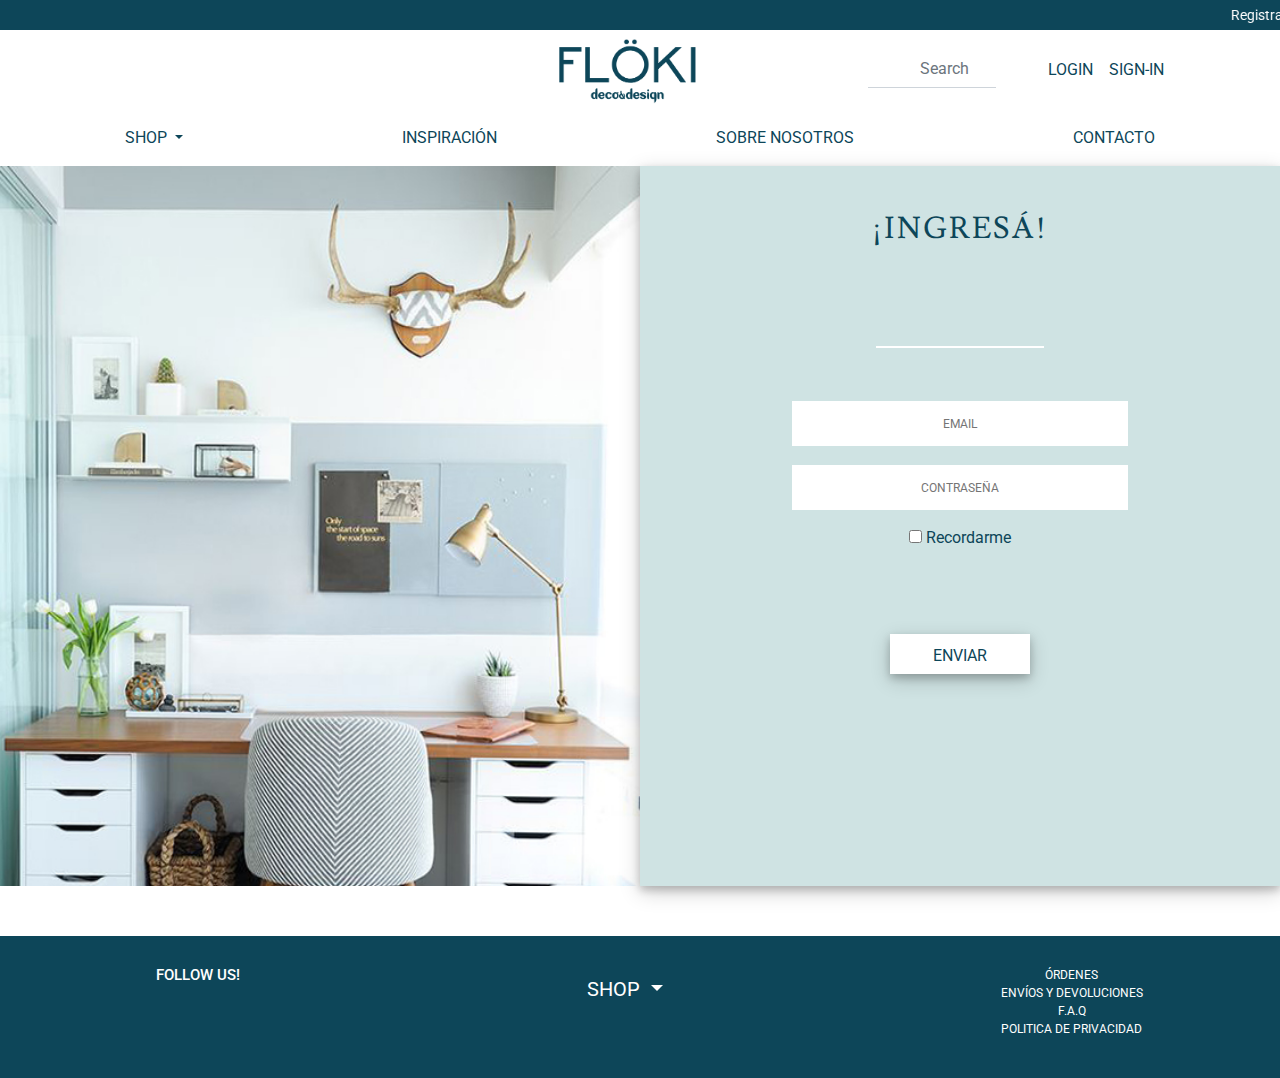
<file: login.html>
<!DOCTYPE html>
<html lang="en" dir="ltr">
  <head>
    <meta charset="utf-8" />
    <meta name="viewport" content="width=device-width, initial-scale=1.0" />
    <!--Bootstrap-->
    <link
      rel="stylesheet"
      href="https://stackpath.bootstrapcdn.com/bootstrap/4.3.1/css/bootstrap.min.css"
      integrity="sha384-ggOyR0iXCbMQv3Xipma34MD+dH/1fQ784/j6cY/iJTQUOhcWr7x9JvoRxT2MZw1T"
      crossorigin="anonymous"
    />
    <!--Google-->
    <link
      href="https://fonts.googleapis.com/css?family=Roboto"
      rel="stylesheet"
    />
    <link
      href="https://fonts.googleapis.com/css?family=Lusitana"
      rel="stylesheet"
    />
    <!--FontAwesome-->
    <link
      rel="stylesheet"
      href="https://use.fontawesome.com/releases/v5.7.2/css/all.css"
      integrity="sha384-fnmOCqbTlWIlj8LyTjo7mOUStjsKC4pOpQbqyi7RrhN7udi9RwhKkMHpvLbHG9Sr"
      crossorigin="anonymous"
    />
    <!--Floki's Stylesheets-->
    <link rel="stylesheet" href="login-style.css" />
    <title>Login</title>
  </head>
  <body>
    <!--HEADER-->
    <header>
      <marquee
        class="promocion d- d-none d-sm-flex"
        behavior="scroll"
        direction="left"
        >Registrate y obtené 15% off en tu primera compra • Envíos gratis en
        compras superiores a $1000 • Llevá 3 o mas unidades del mismo producto
        con 20% off •
      </marquee>
      <div class="logo-mininav">
        <div class="header-logo d-none d-sm-none d-md-none d-lg-block">
          <a href="#home"><img src="images/logo2.png" alt="" height="80px"/></a>
        </div>
        <div class="search text-right">
          <form
            class="d-none d-sm-none d-md-none d-lg-block form-inline my-2 my-lg-0"
          >
            <input
              class="form-control"
              type="search"
              placeholder="Search"
              aria-label="Search"
            />
            <button class="btn  my-2 my-sm-0" type="submit">
              <i class="fas fa-search"></i>
            </button>
          </form>
        </div>
        <div class="nav1">
          <nav class="navbar navbar-expand-lg">
            <div class="container-search-logo-nav">
              <ul class="text-right menu navbar-nav d-none d-lg-flex">
                <li class="login-signin">
                  <a class="nav-link" href="login.html">Login</a>
                </li>
                <li class="login-signin">
                  <a class="nav-link" href="registrate.html">Sign-in</a>
                </li>
                <li class="shoppingcart">
                  <a class="nav-link" href="#"
                    ><i class="fas fa-shopping-cart"></i
                  ></a>
                </li>
              </ul>
            </div>
          </nav>
        </div>
        <!--OnlyMobile-->
        <div class="row">
          <article
            class="onlymobile btn-onlymobile col-lg-4 col-md-4 d-sm-block d-md-block d-lg-none text-left"
          >
            <button
              class="text-left menubtn btn d-lg-none navbar-toggler"
              type="button"
              data-toggle="collapse"
              data-target="#navbarSupportedContent"
              aria-controls="navbarSupportedContent"
              aria-expanded="false"
              aria-label="Toggle navigation"
              type="button"
              name="button"
            >
              <i class="fas fa-bars"></i>
            </button>
          </article>
          <article
            class="onlymobile logo-onlymobile col-lg-4 col-md-4 d-sm-block d-md-block d-lg-none"
          >
            <a href="home.html">
              <img
                src="images/logo2.png"
                alt="Logo-Floki"
                class="logotipo"
                height="60px"
            /></a>
          </article>
          <article
            class="onlymobile menu-onlymobile col-lg-4 col-md-4 d-sm-block d-md-block d-lg-none"
          >
            <ul class="menu navbar-nav">
              <li class="shoppingcart-onlymobile">
                <a class="nav-link" href="#"
                  ><i class="fas fa-shopping-cart"></i
                ></a>
              </li>
              <li class="search-onlymobile">
                <a class="nav-link" href="#"><i class="fas fa-search"></i></a>
              </li>
              <li class="nav-item">
                <a class="nav-link" href="registrate.html">
                  <i class="fas fa-user-circle"></i
                ></a>
              </li>
            </ul>
          </article>
        </div>
      </div>

      <div class="main-navbar">
        <nav class="navbar navbar-expand-lg ">
          <div class="collapse navbar-collapse" id="navbarSupportedContent">
            <ul class="navbar-nav mr-auto">
              <li class="nav-item dropdown">
                <a
                  class="nav-link dropdown-toggle"
                  href="#shop"
                  id="navbarDropdown"
                  role="button"
                  data-toggle="dropdown"
                  aria-haspopup="true"
                  aria-expanded="false"
                >
                  Shop
                </a>
                <div class="dropdown-menu">
                  <a class="dropdown-item" href="#">living</a>
                  <a class="dropdown-item" href="#">comedor</a>
                  <a class="dropdown-item" href="#">cocina</a>
                  <a class="dropdown-item" href="#">habitacion</a>
                  <a class="dropdown-item" href="#">baño</a>
                  <a class="dropdown-item" href="#">escritorio</a>
                </div>
              </li>
              <li class="nav-item">
                <a class="nav-link" href="#inspiracion">Inspiración</a>
              </li>
              <li class="nav-item">
                <a class="nav-link" href="#nosotros">Sobre nosotros</a>
              </li>
              <li class="nav-item">
                <a class="nav-link" href="contacto.html">Contacto</a>
              </li>
            </ul>
          </div>
        </nav>
      </div>
    </header>
    <!--SECTION-->
    <section class="section">
      <div class="login">
        <!--Imagen-->
        <article class="art1 d-none d-sm-none d-md-none d-lg-none d-xl-block">
          <img
            src="images/home-office.jpg"
            alt="living"
            width="100%"
            height="903.188px"
          />
        </article>
        <!--Form-->
        <article class="art2">
          <form class="formulario" action="index.html" method="post">
            <p class="ingresa">
              ¡Ingresá!
            </p>
            <div class="ingresarcon">
              <article class="ing">
                <i class="fab fa-google-plus-g"></i>
              </article>
              <article class="ing">
                <i class="fab fa-facebook-f"></i>
              </article>
              <article class="ing">
                <i class="fab fa-twitter"></i>
              </article>
            </div>
            <div class="o-wrap">
              <hr />
              <i class="far fa-circle"></i>
            </div>
            <p>
              <input
                id="email"
                type="email"
                name="email"
                value=""
                placeholder="Email"
                required
              />
            </p>
            <p>
              <input
                id="contraseña"
                type="password"
                name="contraseña"
                value=""
                placeholder="Contraseña"
                required
              />
            </p>
            <p>
              <input class="tyc" type="checkbox" name="" value="novedades" />
              <label for="t&c">Recordarme</label>
            </p>
            <p>
              <button id="send-button" type="submit" name="button">
                <i class="far fa-paper-plane"></i> Enviar
              </button>
            </p>
          </form>
        </article>
      </div>
    </section>

    <!-- FOOTER -->
    <footer class="main-footer">
      <div class="row">
        <div class="footer-social col-lg-4 col-md-4 mb-4">
          <h3>follow us!</h3>
          <div>
            <a href="www.facebook.com"><i class="fab fa-facebook"></i> </a>
            <a href="www.instagram.com"><i class="fab fa-instagram"></i> </a>
            <a href="plus.google.com"><i class="fab fa-google-plus"></i></a>
            <a href="www.twitter.com"><i class="fab fa-twitter"></i> </a>
          </div>
        </div>

        <div class="footer-shop col-lg-4 col-md-4 mb-4">
          <li class="nav-item dropdown">
            <a
              class="nav-link dropdown-toggle"
              href="#"
              id="navbarDropdown"
              role="button"
              data-toggle="dropdown"
              aria-haspopup="true"
              aria-expanded="false"
            >
              shop
            </a>
            <div class="dropdown-menu" aria-labelledby="navbarDropdown">
              <a class="dropdown-item" href="#living">living</a>
              <a class="dropdown-item" href="#comedor">comedor</a>
              <a class="dropdown-item" href="#cocina">cocina</a>
              <a class="dropdown-item" href="#habitacion">habitacion</a>
              <a class="dropdown-item" href="#baño">baño</a>
              <a class="dropdown-item" href="#escritorio">escritorio</a>
            </div>
          </li>
        </div>

        <div class="footer-list col-lg-4 col-md-4 mb-4 d-none d-md-block ">
          <ul>
            <li><a href="">órdenes</a></li>
            <li><a href="">envíos y devoluciones</a></li>
            <li><a href="">f.a.q</a></li>
            <li><a href="">politica de privacidad</a></li>
          </ul>
        </div>
      </div>
    </footer>

    <!--SCRIPTS-->
    <script
      src="https://code.jquery.com/jquery-3.3.1.slim.min.js"
      integrity="sha384-q8i/X+965DzO0rT7abK41JStQIAqVgRVzpbzo5smXKp4YfRvH+8abtTE1Pi6jizo"
      crossorigin="anonymous"
    ></script>
    <script
      src="https://cdnjs.cloudflare.com/ajax/libs/popper.js/1.14.7/umd/popper.min.js"
      integrity="sha384-UO2eT0CpHqdSJQ6hJty5KVphtPhzWj9WO1clHTMGa3JDZwrnQq4sF86dIHNDz0W1"
      crossorigin="anonymous"
    ></script>
    <script
      src="https://stackpath.bootstrapcdn.com/bootstrap/4.3.1/js/bootstrap.min.js"
      integrity="sha384-JjSmVgyd0p3pXB1rRibZUAYoIIy6OrQ6VrjIEaFf/nJGzIxFDsf4x0xIM+B07jRM"
      crossorigin="anonymous"
    ></script>
  </body>
</html>
</file>
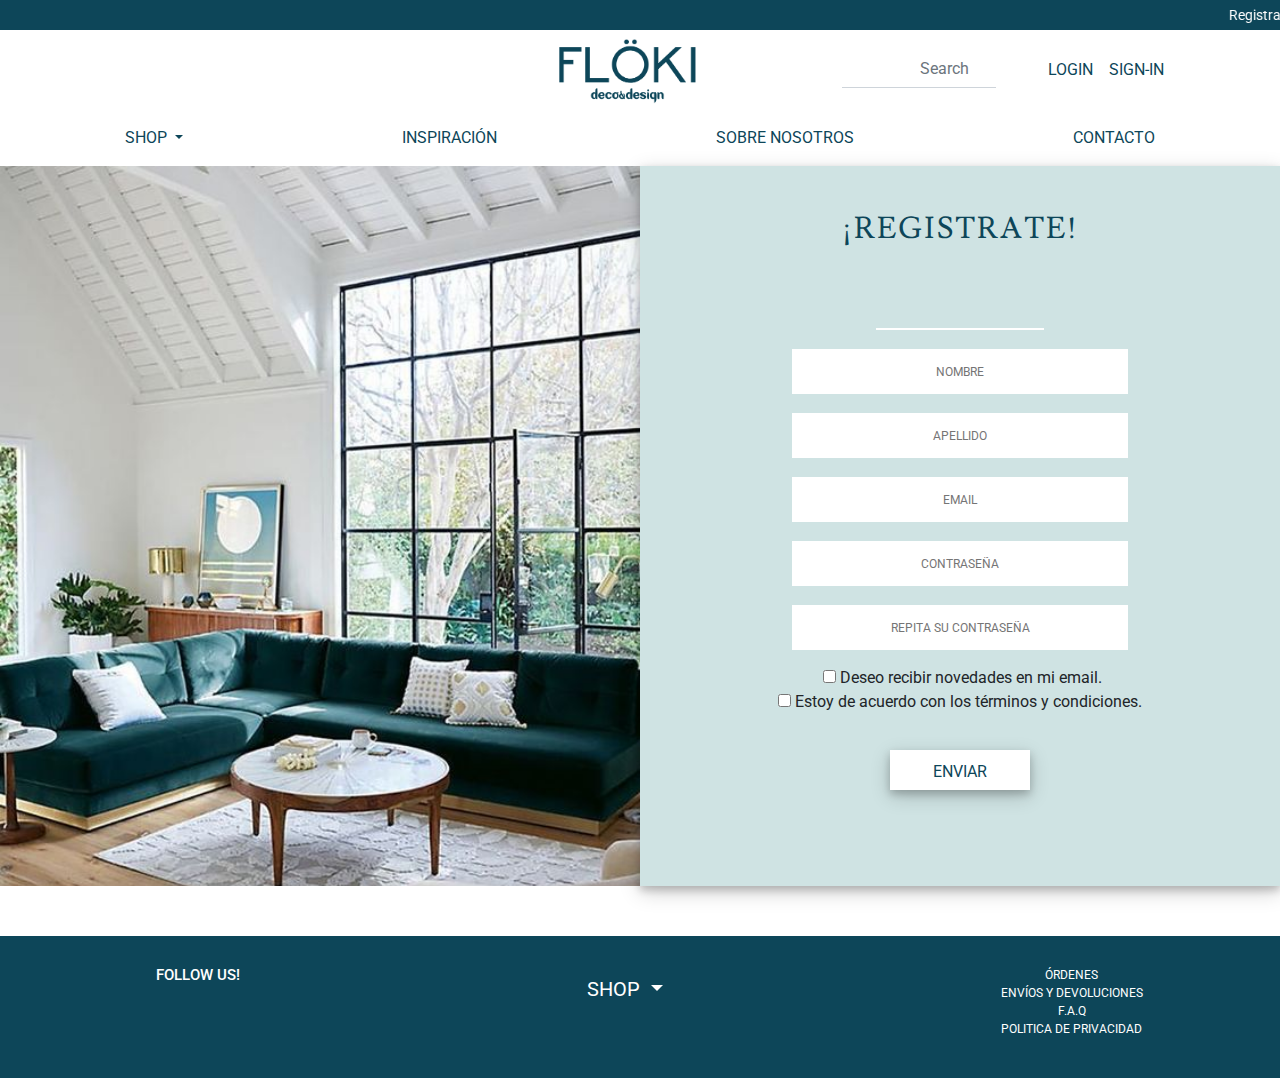
<file: registrate.html>
<!DOCTYPE html>
<html lang="en" dir="ltr">
  <head>
    <meta charset="utf-8" />
    <meta name="viewport" content="width=device-width, initial-scale=1.0" />
    <!--Bootstrap-->
    <link
      rel="stylesheet"
      href="https://stackpath.bootstrapcdn.com/bootstrap/4.3.1/css/bootstrap.min.css"
      integrity="sha384-ggOyR0iXCbMQv3Xipma34MD+dH/1fQ784/j6cY/iJTQUOhcWr7x9JvoRxT2MZw1T"
      crossorigin="anonymous"
    />
    <!--Google-->
    <link
      href="https://fonts.googleapis.com/css?family=Roboto"
      rel="stylesheet"
    />
    <link
      href="https://fonts.googleapis.com/css?family=Lusitana"
      rel="stylesheet"
    />
    <!--FontAwesome-->
    <link
      rel="stylesheet"
      href="https://use.fontawesome.com/releases/v5.7.2/css/all.css"
      integrity="sha384-fnmOCqbTlWIlj8LyTjo7mOUStjsKC4pOpQbqyi7RrhN7udi9RwhKkMHpvLbHG9Sr"
      crossorigin="anonymous"
    />
    <!--Floki's Stylesheets-->
    <link rel="stylesheet" href="registrate-style.css" />
    <title>¡Registrate!</title>
  </head>
  <body>
    <!--HEADER-->
    <header>
      <marquee
        class="promocion d- d-none d-sm-flex"
        behavior="scroll"
        direction="left"
        >Registrate y obtené 15% off en tu primera compra • Envíos gratis en
        compras superiores a $1000 • Llevá 3 o mas unidades del mismo producto
        con 20% off •
      </marquee>
      <div class="logo-mininav">
        <div class="header-logo d-none d-sm-none d-md-none d-lg-block">
          <a href="#home"><img src="images/logo2.png" alt="" height="80px"/></a>
        </div>
        <div class="search text-right">
          <form
            class="d-none d-sm-none d-md-none d-lg-block form-inline my-2 my-lg-0"
          >
            <input
              class="form-control"
              type="search"
              placeholder="Search"
              aria-label="Search"
            />
            <button class="btn  my-2 my-sm-0" type="submit">
              <i class="fas fa-search"></i>
            </button>
          </form>
        </div>
        <div class="nav1">
          <nav class="navbar navbar-expand-lg">
            <div class="container-search-logo-nav">
              <ul class="text-right menu navbar-nav d-none d-lg-flex">
                <li class="login-signin">
                  <a class="nav-link" href="login.html">Login</a>
                </li>
                <li class="login-signin">
                  <a class="nav-link" href="registrate.html">Sign-in</a>
                </li>
                <li class="shoppingcart">
                  <a class="nav-link" href="#"
                    ><i class="fas fa-shopping-cart"></i
                  ></a>
                </li>
              </ul>
            </div>
          </nav>
        </div>
        <!--OnlyMobile-->
        <div class="row">
          <article
            class="onlymobile btn-onlymobile col-lg-4 col-md-4 d-sm-block d-md-block d-lg-none text-left"
          >
            <button
              class="text-left menubtn btn d-lg-none navbar-toggler"
              type="button"
              data-toggle="collapse"
              data-target="#navbarSupportedContent"
              aria-controls="navbarSupportedContent"
              aria-expanded="false"
              aria-label="Toggle navigation"
              type="button"
              name="button"
            >
              <i class="fas fa-bars"></i>
            </button>
          </article>
          <article
            class="onlymobile logo-onlymobile col-lg-4 col-md-4 d-sm-block d-md-block d-lg-none"
          >
            <a href="home.html">
              <img
                src="images/logo2.png"
                alt="Logo-Floki"
                class="logotipo"
                height="60px"
            /></a>
          </article>
          <article
            class="onlymobile menu-onlymobile col-lg-4 col-md-4 d-sm-block d-md-block d-lg-none"
          >
            <ul class="menu navbar-nav">
              <li class="shoppingcart-onlymobile">
                <a class="nav-link" href="#"
                  ><i class="fas fa-shopping-cart"></i
                ></a>
              </li>
              <li class="search-onlymobile">
                <a class="nav-link" href="#"><i class="fas fa-search"></i></a>
              </li>
              <li class="nav-item">
                <a class="nav-link" href="login.html">
                  <i class="fas fa-user-circle"></i
                ></a>
              </li>
            </ul>
          </article>
        </div>
      </div>

      <div class="main-navbar">
        <nav class="navbar navbar-expand-lg ">
          <div class="collapse navbar-collapse" id="navbarSupportedContent">
            <ul class="navbar-nav mr-auto">
              <li class="nav-item dropdown">
                <a
                  class="nav-link dropdown-toggle"
                  href="#shop"
                  id="navbarDropdown"
                  role="button"
                  data-toggle="dropdown"
                  aria-haspopup="true"
                  aria-expanded="false"
                >
                  Shop
                </a>
                <div class="dropdown-menu">
                  <a class="dropdown-item" href="#">living</a>
                  <a class="dropdown-item" href="#">comedor</a>
                  <a class="dropdown-item" href="#">cocina</a>
                  <a class="dropdown-item" href="#">habitacion</a>
                  <a class="dropdown-item" href="#">baño</a>
                  <a class="dropdown-item" href="#">escritorio</a>
                </div>
              </li>
              <li class="nav-item">
                <a class="nav-link" href="#inspiracion">Inspiración</a>
              </li>
              <li class="nav-item">
                <a class="nav-link" href="#nosotros">Sobre nosotros</a>
              </li>
              <li class="nav-item">
                <a class="nav-link" href="contacto.html">Contacto</a>
              </li>
            </ul>
          </div>
        </nav>
      </div>
    </header>
    <!--SECTION-->
    <section class="section">
      <div class="register">
        <!--Imagen-->
        <article class="art1 d-none d-sm-none d-md-none d-lg-none d-xl-block">
          <img
            src="images/living.jpg"
            alt="living"
            width="100%"
            height="859px"
          />
        </article>
        <!--Form-->
        <article class="art2">
          <form class="formulario" action="index.html" method="post">
            <p class="registrate">
              ¡Registrate!
            </p>
            <div class="registrarsecon">
              <article class="reg">
                <i class="fab fa-google-plus-g"></i>
              </article>
              <article class="reg">
                <i class="fab fa-facebook-f"></i>
              </article>
              <article class="reg">
                <i class="fab fa-twitter"></i>
              </article>
            </div>
            <div class="o-wrap">
              <hr />
              <i class="far fa-circle"></i>
            </div>
            <p>
              <input
                id="nombre"
                type="text"
                name="nombre"
                value=""
                placeholder="Nombre"
                required
              />
            </p>
            <p>
              <input
                id="apellido"
                type="text"
                name="apellido"
                value=""
                placeholder="Apellido"
                required
              />
            </p>
            <p>
              <input
                id="email"
                type="email"
                name="email"
                value=""
                placeholder="Email"
                required
              />
            </p>
            <p>
              <input
                id="contraseña"
                type="password"
                name="contraseña"
                value=""
                placeholder="Contraseña"
                required
              />
            </p>
            <p>
              <input
                id="contraseña"
                type="password"
                name="contraseña"
                value=""
                placeholder="Repita su contraseña"
                required
              />
            </p>

            <p>
              <label for="t&c"></label>
              <input class="tyc" type="checkbox" name="" value="novedades" />
              Deseo recibir novedades en mi email.
              <br />
              <input class="tyc" type="checkbox" name="" value="t&c" required />
              Estoy de acuerdo con los términos y condiciones.
            </p>
            <p>
              <button id="send-button" type="submit" name="button">
                <i class="far fa-paper-plane"></i> Enviar
              </button>
            </p>
          </form>
        </article>
      </div>
    </section>
    <!-- FOOTER -->
    <footer class="main-footer">
      <div class="row">
        <div class="footer-social col-lg-4 col-md-4 mb-4">
          <h3>follow us!</h3>
          <div>
            <a href="www.facebook.com"><i class="fab fa-facebook"></i> </a>
            <a href="www.instagram.com"><i class="fab fa-instagram"></i> </a>
            <a href="plus.google.com"><i class="fab fa-google-plus"></i></a>
            <a href="www.twitter.com"><i class="fab fa-twitter"></i> </a>
          </div>
        </div>

        <div class="footer-shop col-lg-4 col-md-4 mb-4">
          <li class="nav-item dropdown">
            <a
              class="nav-link dropdown-toggle"
              href="#"
              id="navbarDropdown"
              role="button"
              data-toggle="dropdown"
              aria-haspopup="true"
              aria-expanded="false"
            >
              shop
            </a>
            <div class="dropdown-menu" aria-labelledby="navbarDropdown">
              <a class="dropdown-item" href="#living">living</a>
              <a class="dropdown-item" href="#comedor">comedor</a>
              <a class="dropdown-item" href="#cocina">cocina</a>
              <a class="dropdown-item" href="#habitacion">habitacion</a>
              <a class="dropdown-item" href="#baño">baño</a>
              <a class="dropdown-item" href="#escritorio">escritorio</a>
            </div>
          </li>
        </div>

        <div class="footer-list col-lg-4 col-md-4 mb-4 d-none d-md-block ">
          <ul>
            <li><a href="">órdenes</a></li>
            <li><a href="">envíos y devoluciones</a></li>
            <li><a href="">f.a.q</a></li>
            <li><a href="">politica de privacidad</a></li>
          </ul>
        </div>
      </div>
    </footer>

    <!--SCRIPTS-->
    <script
      src="https://code.jquery.com/jquery-3.3.1.slim.min.js"
      integrity="sha384-q8i/X+965DzO0rT7abK41JStQIAqVgRVzpbzo5smXKp4YfRvH+8abtTE1Pi6jizo"
      crossorigin="anonymous"
    ></script>
    <script
      src="https://cdnjs.cloudflare.com/ajax/libs/popper.js/1.14.7/umd/popper.min.js"
      integrity="sha384-UO2eT0CpHqdSJQ6hJty5KVphtPhzWj9WO1clHTMGa3JDZwrnQq4sF86dIHNDz0W1"
      crossorigin="anonymous"
    ></script>
    <script
      src="https://stackpath.bootstrapcdn.com/bootstrap/4.3.1/js/bootstrap.min.js"
      integrity="sha384-JjSmVgyd0p3pXB1rRibZUAYoIIy6OrQ6VrjIEaFf/nJGzIxFDsf4x0xIM+B07jRM"
      crossorigin="anonymous"
    ></script>
  </body>
</html>
</file>
<file: index-style.css>
/* Colores: Turquesa #98DAE0 #CFE3E3
            Azul oscuro #0D4659*/
* {
  font-family: 'Roboto', sans-serif;
  box-sizing: border-box;
}
a {
  text-decoration: none;
  color: inherit;
}
ul, ol{
  padding: 0;
  list-style-type: none;
}

/* GENERAL */
body{
  margin: 0;
}

/* HEADER */
.promocion{
  background-color: #0D4659;
  color: white;
  padding-top: 10px;
  padding-bottom:10px;
  text-align: center;
  letter-spacing: 2px;
  font-size: 13px;
  margin-top: 0px;
  margin-bottom: 0px;
}

header {
    width: 100%;
    background-color: white;
}

.logo {
  padding: 20px 0 0 0;
  display: flex;
  justify-content: center;
}
 .logo img{
   width: 126px;
   height: 35px;
 }

/* menu principal */

.toggle-nav span{
  background-color: #0D4659;
  color: white;
  padding: 10px 13px;
  font-size: 15px;
}

.main-nav{
  display: flex;
  justify-content: space-between;
  flex-direction: column;
}

.main-nav ul {
  display: flex;
  justify-content: flex-start;
  flex-direction: column;
}

.main-nav li {
  margin: 0 0;
}

.menu-user li {
  margin: 0 0;
}

.main-nav li{
  color: #0D4659;
  background-color: white;
  text-transform: uppercase;
  letter-spacing: 2px;
  font-size: 12px;
  margin-right: 0px;
  margin-left: 0px;
}

.barra:hover, .login-signin:hover, .shoppingcart:hover{
  color: rgba(13, 70, 89, 0.7);
  font-size: 12px;
}

/* finaliza HEADER */

/* HOME page */

.home-categorias {
  display: flex;
  direction: column;
  justify-content: center;
  margin: 0;
  padding: 0 10% 0;
  width: 100%;
}

.categoria {
  margin: 0 0 50px;
  width: 100%;
}

.categoria img {
  width: 100%;
  margin: 0;
}

.home-categorias h2{
  font-family: 'Lusitana', sans-serif;
  font-weight: lighter;
  font-size: 22px;
  background-color: #CFE3E3;
  color: #0D4659;
  text-transform: uppercase;
  text-align: center;
  padding: 15px;
  margin: 0;

}

/* finaliza HOME page */


/* FOOTER */



/* finaliza FOOTER */


/*Media queries
======================================*/

/* Medium devices (landscape tablets, 768px and up) */
@media (min-width: 768px) {
/* HEADER */
  .toggle-nav span{
      display: none;
  }
  .main-nav{
    flex-direction: row;
  }
  .main-nav ul {
    display: flex;
    justify-content: space-around;
    flex-direction: row;
  }

}

.main-nav li {
  margin: 0 30px;
}

.menu-user li {
  margin: 0 10px;
}


/* finaliza HEADER */

/* HOME page */

/*-----Categorias-----*/
.home-categorias {
  direction: row;
  flex-wrap: wrap;
  justify-content: space-between;
  padding: 0 10% 0;
}

.categoria {
  margin: 0 0 50px;
  width: 45%;
}

.home-categorias h2{
  font-size: 22px;
  padding: 20px;
}

/* finaliza HOME page */



/* Large devices (laptops/desktops, 992px and up) */
@media only screen and (min-width: 992px) {

/* HEADER */
.toggle-nav span{
    display: none;
}

.main-nav{
  flex-direction: row;
}
.main-nav ul {
  display: flex;
  justify-content: space-around;
  flex-direction: row;
}

.main-nav li {
  margin: 0 30px;
}

.menu-user li {
  margin: 0 10px;
}


/* finaliza HEADER */


/* HOME page */

/*-----Categorias-----*/
.home-categorias {
  direction: row;
  flex-wrap: wrap;
  justify-content: space-between;
  padding: 0 10% 0;
}

.categoria {
  margin: 0 0 50px;
  width: 30%;
}

.home-categorias h2{
  font-size: 22px;
  padding: 20px;
}

/* finaliza HOME page */
</file>
<file: floki anterior a php (en desuso)/index-style.css>
* {
  font-family: 'Roboto', sans-serif;
  box-sizing: border-box;
}
a {
  text-decoration: none;
  color: inherit;
}
/* header */

header {
  background-color: rgba(255, 255, 255, 0.9);
}
header marquee {
  background-color: #0d4659;
  color: #ffffff;
  font-size: 14px;
  height: 30px;
  padding: 5px;
}

/* header : user navbar */
.search-logo-nav {
  overflow: hidden;
  height: 10vh;
  color: #0d4659;
  text-transform: uppercase;
  padding-top: 30px;
}
.shoppingcart:hover {
  color: #cfe3e3;
}
.logo-mininav{
  overflow: hidden;
}
/* header: logo */
.header-logo {
  width: 55%;
  margin: 0;
  height: 80px;
  text-align: right;
  display: inline-block;
  float: left;
}
.logoo-mobile{
  margin: 0;
  height: 80px;
  text-align: center;
  display: inline-block;
}
.header-logo img {
  width: auto;
}

.search {
  width: 20%;
  float: left;
  text-align: right;
  padding-top: 20px;
  margin-left: 5%;
}

.search button {
  border: none;
  color: #0D4659;
}
.search button:hover {
  background-color: #0D4659;
  color: #fff;
}
.search button:active {
  background-color: #0D4659;
  color: #fff;
}

.search input {
  border-top: none;
  border-left: none;
  border-right: none;
  border-radius: 0px;
  text-align: right;
}
.nav1 {
  width: 20%;
  text-align: right;
  padding-right: 30px;
  padding-top: 12px;
  float: right;
  text-transform: uppercase;
  color: #0D4659;
}

.login-signin {
  white-space: nowrap;
}
/*Only Mobile*/
.row{
  width: 100%;
}
.onlymobile {
  width: 33.33%;
  float: left;
  height: 60px;
}

.btn-onlymobile {
  padding-left: 50px;
  text-align: left;
  margin-top: 15px;
}

.menubtn {
  background-color: #0D4659;
  border: #0D4659;
  text-align: left;
}
.menubtn:hover{
  background-color: #98DAE0;
  border: #98DAE0;
}

.logo-onlymobile {
  text-align: center;
}

.menu-onlymobile ul{
  flex-direction: row-reverse;
  text-align: right;
  padding-right: 30px;
  margin-top: 10px;
  color: #0D4659;
}
.search-onlymobile, .shoppingcart-onlymobile {
width: 25%;
  display: inline-block;
}

/* main navbar */
.navbar ul {
  width: 100%;
  display: flex;
  justify-content: space-around;
}
.navbar .nav-item {
  color: #0d4659;
  text-transform: uppercase;
}
.navbar a:hover {
  color: #98dae0;
}
.navbar .btn-menu {
  border: none;
  text-transform: uppercase;
  font-family: 'Roboto';
  color: #ffffff;
  background-color: #0d4659;
  padding: 15px;
  font-size: 15px;
  margin: 0 auto;
}
.btn-menu:hover {
  background-color: #cfe3e3;
  color: #0d4659;
  text-decoration: none;
}


/* finaliza HEADER */

/* HOME page */

.home-categorias {
  display: flex;
  direction: column;
  justify-content: center;
  margin: 0;
  padding: 0 10% 0;
  width: 100%;
}

.categoria {
  margin: 0 0 50px;
  width: 100%;
}

.categoria img {
  width: 100%;
  margin: 0;
}

.home-categorias h2{
  font-family: 'Lusitana', sans-serif;
  font-weight: lighter;
  font-size: 22px;
  background-color: #CFE3E3;
  color: #0D4659;
  text-transform: uppercase;
  text-align: center;
  padding: 15px;
  margin: 0;

}

/* finaliza HOME page */


/* FOOTER */



/* finaliza FOOTER */


/*Media queries
======================================*/

/* Medium devices (landscape tablets, 768px and up) */
@media (min-width: 768px) {
/* HEADER */
  .toggle-nav span{
      display: none;
  }
  .main-nav{
    flex-direction: row;
  }
  .main-nav ul {
    display: flex;
    justify-content: space-around;
    flex-direction: row;
  }

}

.main-nav li {
  margin: 0 30px;
}

.menu-user li {
  margin: 0 10px;
}


/* finaliza HEADER */

/* HOME page */

/*-----Categorias-----*/
.home-categorias {
  direction: row;
  flex-wrap: wrap;
  justify-content: space-between;
  padding: 0 10% 0;
}

.categoria {
  margin: 0 0 50px;
  width: 45%;
}

.home-categorias h2{
  font-size: 22px;
  padding: 20px;
}

/* finaliza HOME page */



/* Large devices (laptops/desktops, 992px and up) */
@media only screen and (min-width: 992px) {

/* HEADER */
.toggle-nav span{
    display: none;
}

.main-nav{
  flex-direction: row;
}
.main-nav ul {
  display: flex;
  justify-content: space-around;
  flex-direction: row;
}

.main-nav li {
  margin: 0 30px;
}

.menu-user li {
  margin: 0 10px;
}


/* finaliza HEADER */


/* HOME page */

/*-----Categorias-----*/
.home-categorias {
  direction: row;
  flex-wrap: wrap;
  justify-content: space-between;
  padding: 0 10% 0;
}

.categoria {
  margin: 0 0 50px;
  width: 30%;
}

.home-categorias h2{
  font-size: 22px;
  padding: 20px;
}

/* finaliza HOME page */

@media (min-width: 576px){
.form-inline .form-control {
  width: 50%;}}
</file>
<file: contacto-style.css>
* {
  font-family: 'Roboto', sans-serif;
  box-sizing: border-box;
}
a {
  text-decoration: none;
  color: inherit;
}
/* header */

header {
  background-color: rgba(255, 255, 255, 0.9);
}
header marquee {
  background-color: #0d4659;
  color: #ffffff;
  font-size: 14px;
  height: 30px;
  padding: 5px;
}

/* header : user navbar */
.search-logo-nav {
  overflow: hidden;
  height: 10vh;
  color: #0d4659;
  text-transform: uppercase;
  padding-top: 30px;
}
.shoppingcart:hover {
  color: #cfe3e3;
}
.logo-mininav{
  overflow: hidden;
}
/* header: logo */
.header-logo {
  width: 55%;
  margin: 0;
  height: 80px;
  text-align: right;
  display: inline-block;
  float: left;
}
.logoo-mobile{
  margin: 0;
  height: 80px;
  text-align: center;
  display: inline-block;
}
.header-logo img {
  width: auto;
}

.search {
  width: 20%;
  float: left;
  text-align: right;
  padding-top: 20px;
  margin-left: 5%;
}

.search button {
  border: none;
  color: #0D4659;
}
.search button:hover {
  background-color: #0D4659;
  color: #fff;
}
.search button:active {
  background-color: #0D4659;
  color: #fff;
}

.search input {
  border-top: none;
  border-left: none;
  border-right: none;
  border-radius: 0px;
  text-align: right;
}
.nav1 {
  width: 20%;
  text-align: right;
  padding-right: 30px;
  padding-top: 12px;
  float: right;
  text-transform: uppercase;
  color: #0D4659;
}

.login-signin {
  white-space: nowrap;
}
/*Only Mobile*/
.row{
  width: 100%;
}
.onlymobile {
  width: 33.33%;
  float: left;
  height: 60px;
}

.btn-onlymobile {
  padding-left: 50px;
  text-align: left;
  margin-top: 15px;
}

.menubtn {
  background-color: #0D4659;
  border: #0D4659;
  text-align: left;
  color:white;
  padding-top:8px;
  padding-bottom: 8px;
}
.menubtn:hover{
  background-color: #98DAE0;
  border: #98DAE0;
}

.logo-onlymobile {
  text-align: center;
}

.menu-onlymobile ul{
  flex-direction: row-reverse;
  text-align: right;
  padding-right: 30px;
  margin-top: 10px;
  color: #0D4659;
}
.search-onlymobile, .shoppingcart-onlymobile {
width: 25%;
  display: inline-block;
}

.nav-item-small {
  font-size: 12px;
}
/* main navbar */
.navbar ul {
  width: 100%;
  display: flex;
  justify-content: space-around;
}
.navbar .nav-item {
  color: #0d4659;
  text-transform: uppercase;
}
.navbar a:hover {
  color: #98dae0;
}
.navbar .btn-menu {
  border: none;
  text-transform: uppercase;
  font-family: 'Roboto';
  color: #ffffff;
  background-color: #0d4659;
  padding: 15px;
  font-size: 15px;
  margin: 0 auto;
}
.btn-menu:hover {
  background-color: #cfe3e3;
  color: #0d4659;
  text-decoration: none;
}

/* SECTION*/
.section {
background-image: image(Images/fondomarmol.jpg);
overflow: hidden;
height: 80vh;
width: 100vw;
}

/*Imagen*/
.art1 {
  width: 50vw;
  height: 80vh;
  float: left;
  display: inline-block;
}

/*Formulario*/
.art2 {
  float: left;
  height: 80vh;
  display: inline-block;
}

.registrarsecon{
  height: 5vh;
  overflow: hidden;
  text-align: center;
  padding-bottom: 4px;
  border-bottom: none;
  margin-bottom: 10px;
  margin-top: 10px;
  justify-content: center;
}
.reg {
  width: 14vw;
  float: left;
}

.fab {
  text-align: center;
  color: white;
  font-size: 25px;
}
.fab:hover{
  color: #0D4659;
}
.o-wrap {
  position: relative;
}
hr {
  border-color: #fff;
  border-width: 2px;
  width: 30%;
}
.fa-circle {
  position: absolute;
  transform: translate(-50%, -50%);
  top:50%;
  left: 50%;
  padding: 0px 10px;
  background-color: #CFE3E3;
  color: #fff;
}
.formulario {
  background-color: #CFE3E3;
  border-width: 2px;
  border-color: #444;
  width: 50vw;
  height: 80vh;
  padding: 40px;
  position: absolute;
  box-shadow: 0 4px 8px 0 rgba(0, 0, 0, 0.2), 0 6px 20px 0 rgba(0, 0, 0, 0.19);
  text-align: center;
  display: inline-block;
}

form label {
  color: white;
  font-weight: bold;
  text-transform: uppercase;
  letter-spacing: 2px;
}

form input {
  color: #98DAE0;
  text-align: center;
}
.registrate {
  font-family: 'Lusitana', serif;
  font-size: 30px;
  text-transform: uppercase;
  color: #0D4659;
  letter-spacing: 2px;
}

.mensaje-contacto{
  border-style: none;
}

#nombre , #apellido , #email , #contraseña, #mensaje {
  box-sizing: border-box;
  width: 60%;
  height: 5vh;
  color: #0D4659;
  font-size: 0.75em;
  background-color: white;
  border: 2px solid white;
  padding: 4px;
  margin-top: 3px;
  text-transform: uppercase;
}

#mensaje{
  height: 15vh;
}

#nombre:hover, #apellido:hover, #email:hover, #contraseña:hover, #mensaje:hover{
  box-shadow: 0 4px 8px 0 rgba(0, 0, 0, 0.2), 0 6px 20px 0 rgba(0, 0, 0, 0.19);
}
#send-button {
  box-sizing: border-box;
  width: 25%;
  height: 40px;
  color: #0D4659;
  font-size: 1em;
  text-transform: uppercase;
  background-color: white;
  border: none;
  border-radius: 0px;
  margin-top: 20px;
  padding: 10px;
  box-shadow: 0 4px 8px 0 rgba(0, 0, 0, 0.2), 0 6px 20px 0 rgba(0, 0, 0, 0.19);
  text-align: center;
}
#send-button:hover {
  color: white;
  background-color: #0D4659;
}
#sen-button:focus {
  box-shadow: none;
}

form input[type=checkbox] {
color: #CFE3E3;
  font-size: 0.5em;
}

@media (max-width:1199px) {
.art2 {
  width: 100vw;
  display: block;
}
.formulario {
  width: 100vw;
  padding-top: 30px;

}
.reg{
  width: 33%;
}
.registrate{
  margin-bottom: 20px;
}
#nombre{
  margin-top: 20px;
}
#send-button{
  width: 30%;
  margin-top: 10px;
}
}

/* footer */

.main-footer {
  background-color: #0d4659;
  color: #ffffff;
  text-align: center;
  margin-top: 50px;
  padding-top: 30px;
  text-transform: uppercase;
  font-family: 'Roboto';
  font-size: 12px;
}
.main-footer a {
  text-decoration: none;
}
.dropdown-item {
  color: #0d4659;
}
.footer-social h3 {
  font-size: 15px;
}
.footer-shop li :hover,
.footer-list li :hover,
.footer-social a :hover {
  color: #98dae0;
}
.footer-social a {
  font-size: 35px;
}
.main-footer li {
  list-style-type: none;
}
.footer-shop .nav-link {
  font-size: 20px;
}

@media (max-width:990px) {
  .art2{
    height: 90vh;
  }
}

@media (min-width: 576px){
  .form-inline .form-control {
    width: 60%;
}
</file>
<file: header.css>
/* Colores: Turquesa #98DAE0 #CFE3E3
            Azul oscuro #0D4659*/
* {
  font-family: 'Roboto', sans-serif;
  box-sizing: border-box;
}
a {
  text-decoration: none;
  color: inherit;
}
/* header */

header {
  background-color: rgba(255, 255, 255, 0.9);
}
header marquee {
  background-color: #0d4659;
  color: #ffffff;
  font-size: 14px;
  height: 30px;
  padding: 5px;
}

/* header : user navbar */
.search-logo-nav {
  overflow: hidden;
  height: 10vh;
  color: #0d4659;
  text-transform: uppercase;
  padding-top: 30px;
}
.shoppingcart:hover {
  color: #cfe3e3;
}
.logo-mininav{
  overflow: hidden;
}
/* header: logo */
.header-logo {
  width: 55%;
  margin: 0;
  height: 80px;
  text-align: right;
  display: inline-block;
  float: left;
}
.logoo-mobile{
  margin: 0;
  height: 80px;
  text-align: center;
  display: inline-block;
}
.header-logo img {
  width: auto;
}

.search {
  width: 20%;
  float: left;
  text-align: right;
  padding-top: 20px;
  margin-left: 5%;
}

.search button {
  border: none;
  color: #0D4659;
}
.search button:hover {
  background-color: #0D4659;
  color: #fff;
}
.search button:active {
  background-color: #0D4659;
  color: #fff;
}

.search input {
  border-top: none;
  border-left: none;
  border-right: none;
  border-radius: 0px;
  text-align: right;
}
.nav1 {
  width: 20%;
  text-align: right;
  padding-right: 30px;
  padding-top: 12px;
  float: right;
  text-transform: uppercase;
  color: #0D4659;
}

.login-signin {
  white-space: nowrap;
}
/*Only Mobile*/
.row{
  width: 100%;
}
.onlymobile {
  width: 33.33%;
  float: left;
  height: 60px;
}

.btn-onlymobile {
  padding-left: 50px;
  text-align: left;
  margin-top: 15px;
}

.menubtn {
  background-color: #0D4659;
  border: #0D4659;
  text-align: left;
}
.menubtn:hover{
  background-color: #98DAE0;
  border: #98DAE0;
}

.logo-onlymobile {
  text-align: center;
}

.menu-onlymobile ul{
  flex-direction: row-reverse;
  text-align: right;
  padding-right: 30px;
  margin-top: 10px;
  color: #0D4659;
}
.search-onlymobile, .shoppingcart-onlymobile {
width: 25%;
  display: inline-block;
}
/* main navbar */
.navbar ul {
  width: 100%;
  display: flex;
  justify-content: space-around;
}
.navbar .nav-item {
  color: #0d4659;
  text-transform: uppercase;
}
.navbar a:hover {
  color: #98dae0;
}
.navbar .btn-menu {
  border: none;
  text-transform: uppercase;
  font-family: 'Roboto';
  color: #ffffff;
  background-color: #0d4659;
  padding: 15px;
  font-size: 15px;
  margin: 0 auto;
}
.btn-menu:hover {
  background-color: #cfe3e3;
  color: #0d4659;
  text-decoration: none;
}

@media (min-width: 576px){
.form-inline .form-control {
  width: 50%;}}
</file>
<file: home-style.css>
/* Colores: Turquesa #98DAE0 #CFE3E3
            Azul oscuro #0D4659*/
* {
  font-family: 'Roboto', sans-serif;
  box-sizing: border-box;
}
a {
  text-decoration: none;
  color: inherit;
}
/* header */

header {
  background-color: rgba(255, 255, 255, 0.9);
}
header marquee {
  background-color: #0d4659;
  color: #ffffff;
  font-size: 14px;
}

/* header : user navbar */
.search-logo-nav {
  overflow: hidden;
  height: 10vh;
  color: #0d4659;
  text-transform: uppercase;
  padding-top: 30px;
}
.shoppingcart:hover {
  color: #cfe3e3;
}

/* header: logo */
.header-logo {
  width: 20%;
  margin: 0 auto;
}
.header-logo img {
  width: 100%;
}

/* main navbar */
.navbar ul {
  width: 100%;
  display: flex;
  justify-content: space-around;
}
.navbar .nav-item {
  color: #0d4659;
  text-transform: uppercase;
}
.navbar a:hover {
  color: #98dae0;
}
.navbar .btn-menu {
  border: none;
  text-transform: uppercase;
  font-family: 'Roboto';
  color: #ffffff;
  background-color: #0d4659;
  padding: 15px;
  font-size: 15px;
  margin: 0 auto;
}
.btn-menu:hover {
  background-color: #cfe3e3;
  color: #0d4659;
  text-decoration: none;
}

/* carrousel principal */
.carousel-item {
  transition-duration: 0.7s;
  max-height: 80vh;
}

/* categorias */
.home-categorias {
  width: 80%;
  margin-top: 50px;
  margin-bottom: 50px;
}
.categoria img {
  width: 100%;
  margin-bottom: 5px;
}
.home-categorias a {
  text-decoration: none;
}
.home-categorias h2 {
  font-family: 'Roboto', sans-serif;
  font-size: 1.3em;
  background-color: #cfe3e3;
  color: #0d4659;
  text-transform: uppercase;
  text-align: center;
  padding: 15px;
  margin: 0;
}
.home-categorias h2:hover {
  color: white;
  text-decoration: none;
}

/* carrusel con imagen interactiva */

.imagen-interactiva {
  position: relative;
}
.imagen-interactiva img {
  width: 100%;
}
.imagen-interactiva .icon {
  border-radius: 50%;
  width: 25px;
  z-index: 10;
  position: absolute;
  transform: translate(-50%, -50%);
}
.imagen-interactiva .producto-interactivo {
  display: none;
  width: 15%;
  border: 2px solid #0d4659;
  border-radius: 10px;
  z-index: 5;
  position: absolute;
  transform: translate(-50%, -50%);
}
.icon:hover ~ .producto-interactivo {
  display: flex;
}
#carouselExampleControls {
  width: 85%;
  margin: 0 auto;
}

/* carrusel SLIDER1 */
.slider1 .producto-oculto1 .icon {
  top: 20%;
  left: 60%;
}
.slider1 .producto-oculto1 .producto-interactivo {
  top: 28%;
  left: 64%;
}
.slider1 .producto-oculto2 .icon {
  top: 80%;
  left: 20%;
}
.slider1 .producto-oculto2 .producto-interactivo {
  top: 72%;
  left: 25%;
}
.slider1 .producto-oculto3 .icon {
  top: 80%;
  left: 60%;
}
.slider1 .producto-oculto3 .producto-interactivo {
  top: 72%;
  left: 65%;
}
.slider1 .producto-oculto4 .icon {
  top: 27%;
  left: 16%;
}
.slider1 .producto-oculto4 .producto-interactivo {
  top: 35%;
  left: 20%;
}

/*  carrusel SLIDER2 */
.slider2 .producto-oculto1 .icon {
  top: 90%;
  left: 20%;
}
.slider2 .producto-oculto1 .producto-interactivo {
  top: 80%;
  left: 25%;
}
.slider2 .producto-oculto2 .icon {
  top: 46%;
  left: 62%;
}
.slider2 .producto-oculto2 .producto-interactivo {
  top: 40%;
  left: 67%;
}
/* footer */

.main-footer {
  background-color: #0d4659;
  color: #ffffff;
  text-align: center;
  margin-top: 50px;
  padding-top: 30px;
  text-transform: uppercase;
  font-family: 'Roboto';
  font-size: 12px;
}
.main-footer a {
  text-decoration: none;
}
.dropdown-item {
  color: #0d4659;
}
.footer-social h3 {
  font-size: 15px;
}
.footer-shop li :hover,
.footer-list li :hover,
.footer-social a :hover {
  color: #98dae0;
}
.footer-social a {
  font-size: 35px;
}
.main-footer li {
  list-style-type: none;
}
.footer-shop .nav-link {
  font-size: 20px;
}
</file>
<file: login-style.css>
* {
  font-family: 'Roboto', sans-serif;
  box-sizing: border-box;
}
a {
  text-decoration: none;
  color: inherit;
}
/* header */

header {
  background-color: rgba(255, 255, 255, 0.9);
}
header marquee {
  background-color: #0d4659;
  color: #ffffff;
  font-size: 14px;
  height: 30px;
  padding: 5px;
}

/* header : user navbar */
.search-logo-nav {
  overflow: hidden;
  height: 10vh;
  color: #0d4659;
  text-transform: uppercase;
  padding-top: 30px;
}
.shoppingcart:hover {
  color: #cfe3e3;
}
.logo-mininav {
  overflow: hidden;
}
/* header: logo */
.header-logo {
  width: 55%;
  margin: 0;
  height: 80px;
  text-align: right;
  display: inline-block;
  float: left;
}
.logoo-mobile {
  margin: 0;
  height: 80px;
  text-align: center;
  display: inline-block;
}
.header-logo img {
  width: auto;
}

.search {
  width: 20%;
  float: left;
  text-align: right;
  padding-top: 20px;
  margin-left: 5%;
}

.search button {
  border: none;
  color: #0d4659;
}
.search button:hover {
  background-color: #0d4659;
  color: #fff;
}
.search button:active {
  background-color: #0d4659;
  color: #fff;
}

.search input {
  border-top: none;
  border-left: none;
  border-right: none;
  border-radius: 0px;
  text-align: right;
}
.nav1 {
  width: 20%;
  text-align: right;
  padding-right: 30px;
  padding-top: 12px;
  float: right;
  text-transform: uppercase;
  color: #0d4659;
}

.login-signin {
  white-space: nowrap;
}
/*Only Mobile*/
.row {
  width: 100%;
}
.onlymobile {
  width: 33.33%;
  float: left;
  height: 60px;
}

.btn-onlymobile {
  padding-left: 50px;
  text-align: left;
  margin-top: 15px;
}

.menubtn {
  background-color: #0d4659;
  border: #0d4659;
  text-align: left;
  color: white;
  padding-top: 8px;
  padding-bottom: 8px;
}
.menubtn:hover {
  background-color: #98dae0;
  border: #98dae0;
}

.logo-onlymobile {
  text-align: center;
}

.menu-onlymobile ul {
  flex-direction: row-reverse;
  text-align: right;
  padding-right: 30px;
  margin-top: 10px;
  color: #0d4659;
}
.search-onlymobile,
.shoppingcart-onlymobile {
  width: 25%;
  display: inline-block;
}

/* main navbar */
.navbar ul {
  width: 100%;
  display: flex;
  justify-content: space-around;
}
.navbar .nav-item {
  color: #0d4659;
  text-transform: uppercase;
}
.navbar a:hover {
  color: #98dae0;
}
.navbar .btn-menu {
  border: none;
  text-transform: uppercase;
  font-family: 'Roboto';
  color: #ffffff;
  background-color: #0d4659;
  padding: 15px;
  font-size: 15px;
  margin: 0 auto;
}
.btn-menu:hover {
  background-color: #cfe3e3;
  color: #0d4659;
  text-decoration: none;
}

/* SECTION*/
.section {
  background-image: image(Images/fondomarmol.jpg);
  overflow: hidden;
  height: 80vh;
  width: 100vw;
}

/*Imagen*/
.art1 {
  float: left;
  width: 50vw;
  height: 80vh;
  float: left;
  display: inline-block;
}

/*Formulario*/
.art2 {
  float: left;
  height: 80vh;
  display: inline-block;
}
.ingresarcon {
  height: 5vh;
  overflow: hidden;
  text-align: center;
  padding-bottom: 4px;
  border-bottom: none;
  margin-bottom: 20px;
  margin-top: 30px;
  justify-content: center;
}
.ing {
  width: 14vw;
  float: left;
}

.fab {
  text-align: center;
  color: white;
  font-size: 25px;
}
.fab:hover {
  color: #0d4659;
}
.o-wrap {
  position: relative;
  margin-bottom: 50px;
}
hr {
  border-color: #fff;
  border-width: 2px;
  width: 30%;
}
.fa-circle {
  position: absolute;
  transform: translate(-50%, -50%);
  top: 50%;
  left: 50%;
  padding: 0px 10px;
  background-color: #cfe3e3;
  color: #fff;
}
.formulario {
  background-color: #cfe3e3;
  border-width: 2px;
  border-color: #444;
  width: 50vw;
  height: 80vh;
  padding: 40px;
  position: absolute;
  box-shadow: 0 4px 8px 0 rgba(0, 0, 0, 0.2), 0 6px 20px 0 rgba(0, 0, 0, 0.19);
  text-align: center;
  display: inline-block;
}

form label {
  color: #0d4659;
  text-transform: capitalize;
}

form input {
  color: #98dae0;
  text-align: center;
}
.ingresa {
  font-family: 'Lusitana', serif;
  font-size: 30px;
  text-transform: uppercase;
  color: #0d4659;
  letter-spacing: 2px;
}
#nombre,
#apellido,
#email,
#contraseña {
  box-sizing: border-box;
  width: 60%;
  height: 5vh;
  color: #0d4659;
  font-size: 0.75em;
  background-color: white;
  border: 2px solid white;
  padding: 4px;
  margin-top: 3px;
  text-transform: uppercase;
}

#nombre:hover,
#apellido:hover,
#email:hover,
#contraseña:hover {
  box-shadow: 0 4px 8px 0 rgba(0, 0, 0, 0.2), 0 6px 20px 0 rgba(0, 0, 0, 0.19);
}
#send-button {
  box-sizing: border-box;
  width: 25%;
  height: 40px;
  color: #0d4659;
  font-size: 1em;
  text-transform: uppercase;
  background-color: white;
  border: none;
  border-radius: 0px;
  margin-top: 60px;
  padding: 10px;
  box-shadow: 0 4px 8px 0 rgba(0, 0, 0, 0.2), 0 6px 20px 0 rgba(0, 0, 0, 0.19);
  text-align: center;
}
#send-button:hover {
  color: white;
  background-color: #0d4659;
}
#sen-button:focus {
  box-shadow: none;
}

/* footer */

.main-footer {
  background-color: #0d4659;
  color: #ffffff;
  text-align: center;
  margin-top: 50px;
  padding-top: 30px;
  text-transform: uppercase;
  font-family: 'Roboto';
  font-size: 12px;
}
.main-footer a {
  text-decoration: none;
}
.dropdown-item {
  color: #0d4659;
}
.footer-social h3 {
  font-size: 15px;
}
.footer-shop li :hover,
.footer-list li :hover,
.footer-social a :hover {
  color: #98dae0;
}
.footer-social a {
  font-size: 35px;
}
.main-footer li {
  list-style-type: none;
}
.footer-shop .nav-link {
  font-size: 20px;
}

@media (max-width: 1199px) {
  .art2 {
    width: 100vw;
    display: block;
  }
  .formulario {
    width: 100vw;
    padding-top: 30px;
  }
  .ing {
    width: 33%;
  }
  .ingresa {
    margin-bottom: 20px;
  }
  #nombre {
    margin-top: 20px;
  }
  #send-button {
    width: 30%;
    margin-top: 10px;
  }
}

@media (max-width: 990px) {
  .art2 {
    height: 90vh;
  }
}

@media (min-width: 576px) {
  .form-inline .form-control {
    width: 50%;
  }
}
</file>
<file: registrate-style.css>
* {
  font-family: 'Roboto', sans-serif;
  box-sizing: border-box;
}
a {
  text-decoration: none;
  color: inherit;
}
/* header */

header {
  background-color: rgba(255, 255, 255, 0.9);
}
header marquee {
  background-color: #0d4659;
  color: #ffffff;
  font-size: 14px;
  height: 30px;
  padding: 5px;
}

/* header : user navbar */
.search-logo-nav {
  overflow: hidden;
  height: 10vh;
  color: #0d4659;
  text-transform: uppercase;
  padding-top: 30px;
}
.shoppingcart:hover {
  color: #cfe3e3;
}
.logo-mininav{
  overflow: hidden;
}
/* header: logo */
.header-logo {
  width: 55%;
  margin: 0;
  height: 80px;
  text-align: right;
  display: inline-block;
  float: left;
}
.logoo-mobile{
  margin: 0;
  height: 80px;
  text-align: center;
  display: inline-block;
}
.header-logo img {
  width: auto;
}

.search {
  width: 20%;
  float: left;
  text-align: right;
  padding-top: 20px;
  margin-left: 5%;
}

.search button {
  border: none;
  color: #0D4659;
}
.search button:hover {
  background-color: #0D4659;
  color: #fff;
}
.search button:active {
  background-color: #0D4659;
  color: #fff;
}

.search input {
  border-top: none;
  border-left: none;
  border-right: none;
  border-radius: 0px;
  text-align: right;
}
.nav1 {
  width: 20%;
  text-align: right;
  padding-right: 30px;
  padding-top: 12px;
  float: right;
  text-transform: uppercase;
  color: #0D4659;
}

.login-signin {
  white-space: nowrap;
}
/*Only Mobile*/
.row{
  width: 100%;
}
.onlymobile {
  width: 33.33%;
  float: left;
  height: 60px;
}

.btn-onlymobile {
  padding-left: 50px;
  text-align: left;
  margin-top: 15px;
}


  .menubtn {
    background-color: #0d4659;
    border: #0d4659;
    text-align: left;
    color: white;
    padding-top: 8px;
    padding-bottom: 8px;
  }

.menubtn:hover{
  background-color: #98DAE0;
  border: #98DAE0;
}

.logo-onlymobile {
  text-align: center;
}

.menu-onlymobile ul{
  flex-direction: row-reverse;
  text-align: right;
  padding-right: 30px;
  margin-top: 10px;
  color: #0D4659;
}
.search-onlymobile, .shoppingcart-onlymobile {
width: 25%;
  display: inline-block;
}
/* main navbar */
.navbar ul {
  width: 100%;
  display: flex;
  justify-content: space-around;
}
.navbar .nav-item {
  color: #0d4659;
  text-transform: uppercase;
}
.navbar a:hover {
  color: #98dae0;
}
.navbar .btn-menu {
  border: none;
  text-transform: uppercase;
  font-family: 'Roboto';
  color: #ffffff;
  background-color: #0d4659;
  padding: 15px;
  font-size: 15px;
  margin: 0 auto;
}
.btn-menu:hover {
  background-color: #cfe3e3;
  color: #0d4659;
  text-decoration: none;
}

/* SECTION*/
.section {
background-image: image(Images/fondomarmol.jpg);
overflow: hidden;
height: 80vh;
width: 100vw;
}

/*Imagen*/
.art1 {
  width: 50vw;
  height: 80vh;
  float: left;
  display: inline-block;
}

/*Formulario*/
.art2 {
  float: left;
  height: 80vh;
  display: inline-block;
}
.registrarsecon{
  height: 5vh;
  overflow: hidden;
  text-align: center;
  padding-bottom: 4px;
  border-bottom: none;
  margin-bottom: 10px;
  margin-top: 10px;
  justify-content: center;
}
.reg {
  width: 14vw;
  float: left;
}

.fab {
  text-align: center;
  color: white;
  font-size: 25px;
}
.fab:hover{
  color: #0D4659;
}
.o-wrap {
  position: relative;
}
hr {
  border-color: #fff;
  border-width: 2px;
  width: 30%;
}
.fa-circle {
  position: absolute;
  transform: translate(-50%, -50%);
  top:50%;
  left: 50%;
  padding: 0px 10px;
  background-color: #CFE3E3;
  color: #fff;
}
.formulario {
  background-color: #CFE3E3;
  border-width: 2px;
  border-color: #444;
  width: 50vw;
  height: 80vh;
  padding: 40px;
  position: absolute;
  box-shadow: 0 4px 8px 0 rgba(0, 0, 0, 0.2), 0 6px 20px 0 rgba(0, 0, 0, 0.19);
  text-align: center;
  display: inline-block;
}

form label {
  color: white;
  font-weight: bold;
  text-transform: uppercase;
  letter-spacing: 2px;
}

form input {
  color: #98DAE0;
  text-align: center;
}
.registrate {
  font-family: 'Lusitana', serif;
  font-size: 30px;
  text-transform: uppercase;
  color: #0D4659;
  letter-spacing: 2px;
}
#nombre , #apellido , #email , #contraseña {
  box-sizing: border-box;
  width: 60%;
  height: 5vh;
  color: #0D4659;
  font-size: 0.75em;
  background-color: white;
  border: 2px solid white;
  padding: 4px;
  margin-top: 3px;
  text-transform: uppercase;
}

#nombre:hover, #apellido:hover, #email:hover, #contraseña:hover{
  box-shadow: 0 4px 8px 0 rgba(0, 0, 0, 0.2), 0 6px 20px 0 rgba(0, 0, 0, 0.19);
}
#send-button {
  box-sizing: border-box;
  width: 25%;
  height: 40px;
  color: #0D4659;
  font-size: 1em;
  text-transform: uppercase;
  background-color: white;
  border: none;
  border-radius: 0px;
  margin-top: 20px;
  padding: 10px;
  box-shadow: 0 4px 8px 0 rgba(0, 0, 0, 0.2), 0 6px 20px 0 rgba(0, 0, 0, 0.19);
  text-align: center;
}
#send-button:hover {
  color: white;
  background-color: #0D4659;
}
#sen-button:focus {
  box-shadow: none;
}

form input[type=checkbox] {
color: #CFE3E3;
  font-size: 0.5em;
}

@media (max-width:1199px) {
.art2 {
  width: 100vw;
  display: block;
}
.formulario {
  width: 100vw;
  padding-top: 30px;

}
.reg{
  width: 33%;
}
.registrate{
  margin-bottom: 20px;
}
#nombre{
  margin-top: 20px;
}
#send-button{
  width: 30%;
  margin-top: 10px;
}
}

/* footer */

.main-footer {
  background-color: #0d4659;
  color: #ffffff;
  text-align: center;
  margin-top: 50px;
  padding-top: 30px;
  text-transform: uppercase;
  font-family: 'Roboto';
  font-size: 12px;
}
.main-footer a {
  text-decoration: none;
}
.dropdown-item {
  color: #0d4659;
}
.footer-social h3 {
  font-size: 15px;
}
.footer-shop li :hover,
.footer-list li :hover,
.footer-social a :hover {
  color: #98dae0;
}
.footer-social a {
  font-size: 35px;
}
.main-footer li {
  list-style-type: none;
}
.footer-shop .nav-link {
  font-size: 20px;
}

@media (max-width:990px) {
  .art2{
    height: 90vh;
  }
}

@media (min-width: 576px){
  .form-inline .form-control {
    width: 60%;
}
</file>
